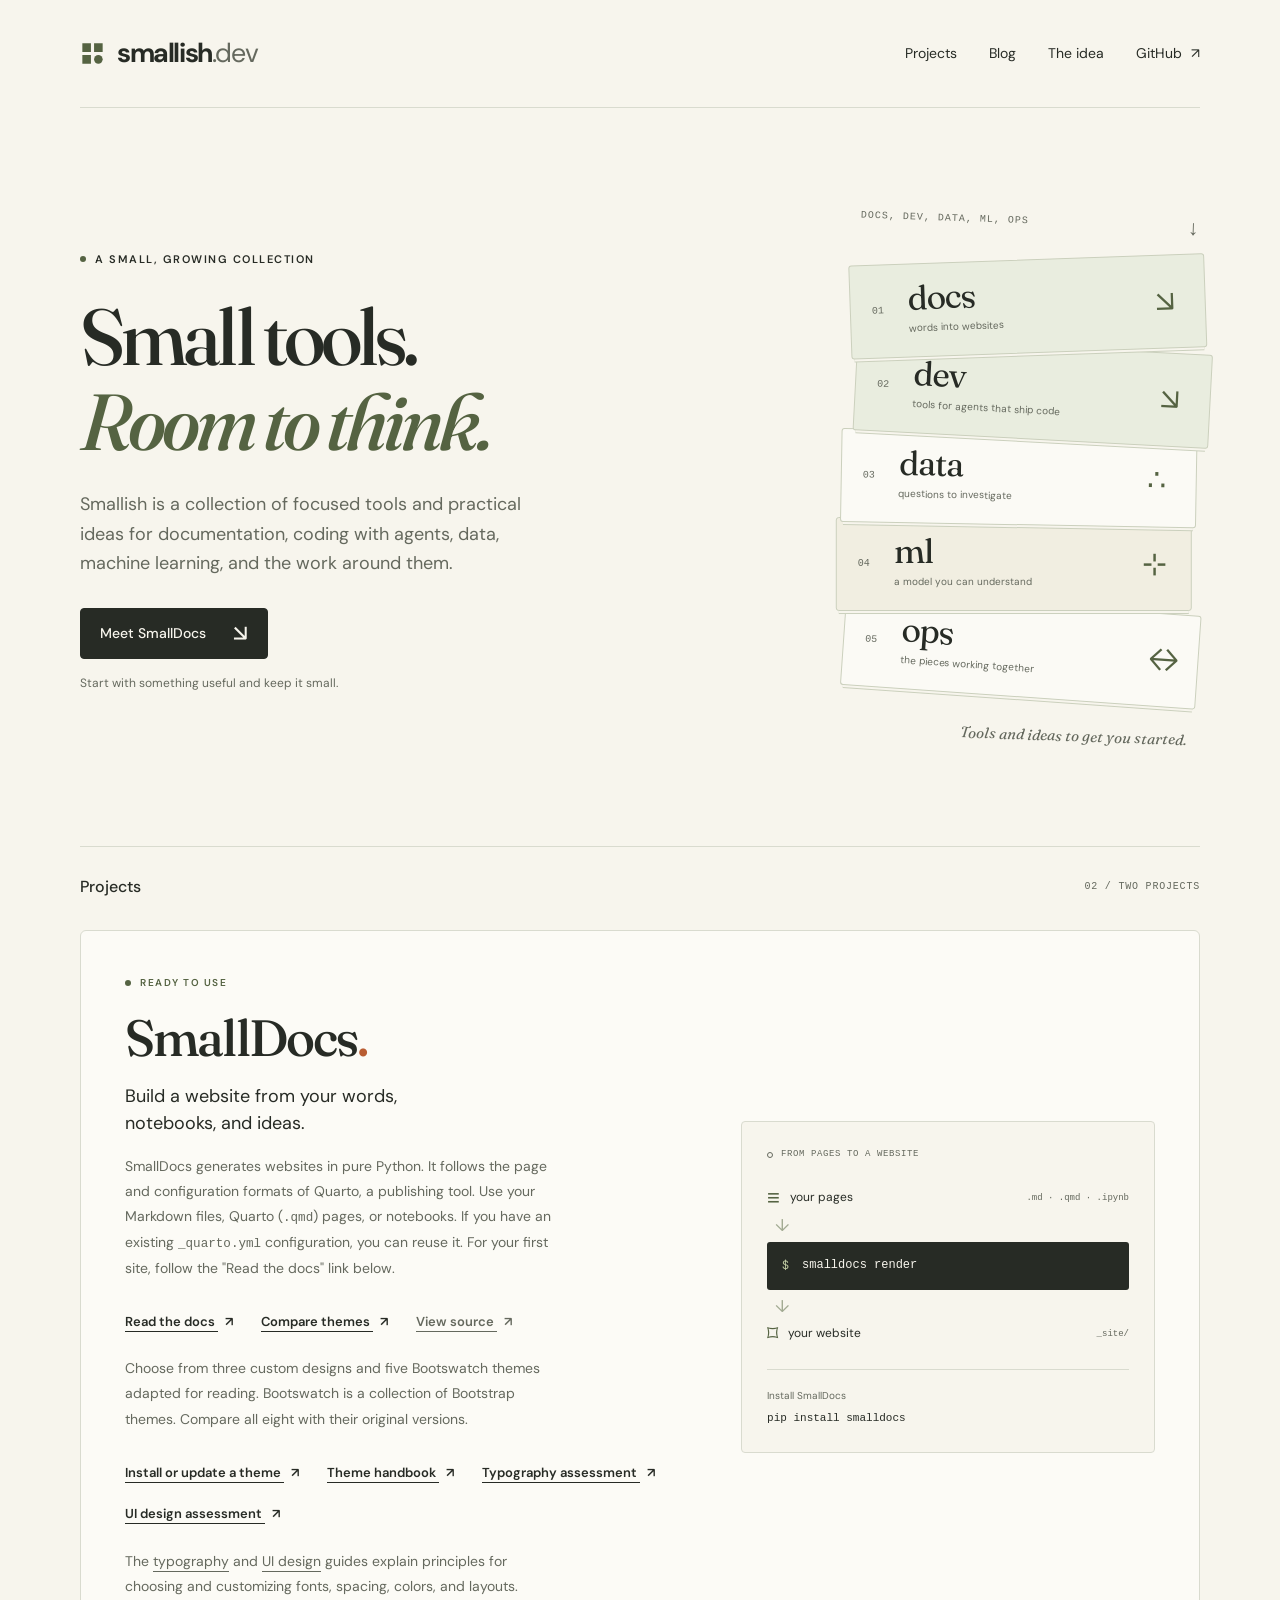
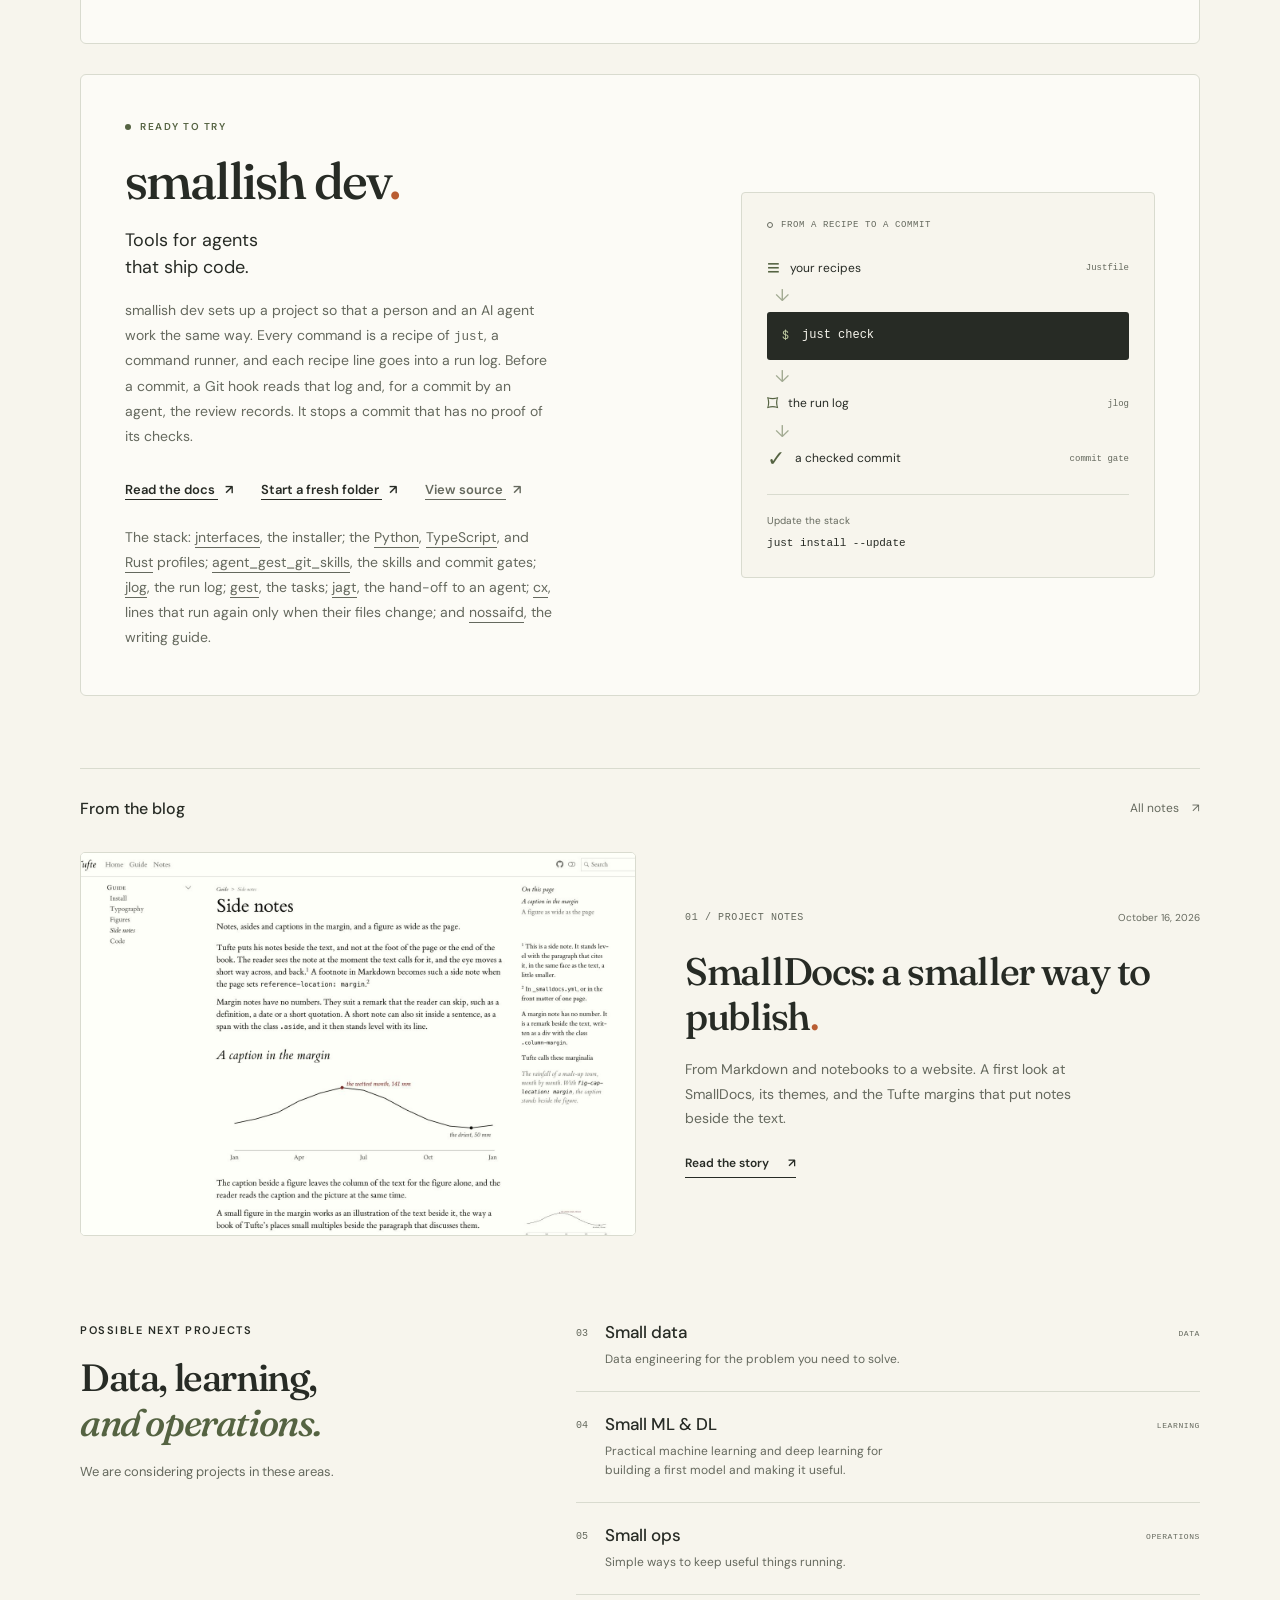
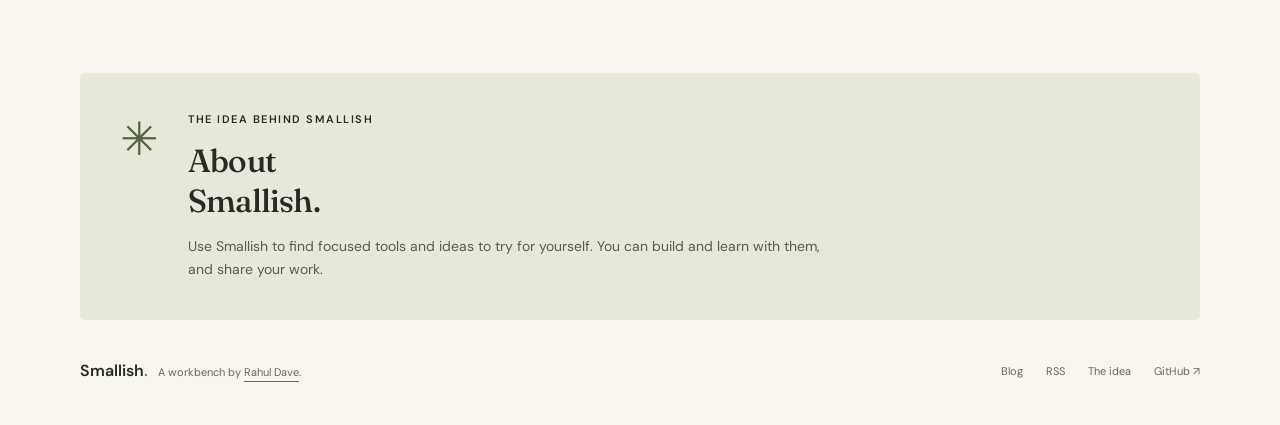
<file: index.html>
<!doctype html>
<html lang="en">
  <head>
    <meta charset="utf-8" />
    <meta name="viewport" content="width=device-width, initial-scale=1" />
    <meta name="theme-color" content="#f7f5ed" />
    <title>Smallish — Small tools. Room to think.</title>
    <meta
      name="description"
      content="Focused tools and practical ideas for documentation, coding with agents, data, ML, and operations. Meet SmallDocs and smallish dev."
    />
    <link rel="canonical" href="https://smallish.dev/" />
    <meta
      property="og:title"
      content="Smallish — Small tools. Room to think."
    />
    <meta
      property="og:description"
      content="Focused tools. Practical ideas. A little room to make something useful."
    />
    <meta property="og:type" content="website" />
    <meta property="og:url" content="https://smallish.dev/" />
    <link rel="icon" type="image/svg+xml" href="assets/favicon.svg" />
    <link rel="preconnect" href="https://fonts.googleapis.com" />
    <link rel="preconnect" href="https://fonts.gstatic.com" crossorigin />
    <link
      href="https://fonts.googleapis.com/css2?family=DM+Sans:wght@400;500;600;700&family=Fraunces:ital,wght@0,500;0,600;1,500&display=swap"
      rel="stylesheet"
    />
    <link rel="stylesheet" href="styles.css" />
    <link rel="stylesheet" href="blog.css" />
    <link
      rel="alternate"
      type="application/rss+xml"
      title="Smallish blog"
      href="/blog/feed.xml"
    />
  </head>
  <body>
    <a class="skip-link" href="#main">Skip to content</a>
    <div class="page-shell">
      <header class="site-header">
        <a class="wordmark" href="./" aria-label="Smallish home">
          <svg class="brand-mark" viewBox="0 0 32 32" aria-hidden="true">
            <path
              d="M3 3h11v11H3zM18 3h11v11H18zM3 18h11v11H3z"
              fill="currentColor"
            />
            <circle cx="23.5" cy="23.5" r="5.5" fill="currentColor" />
          </svg>
          smallish<span class="wordmark-tld">.dev</span>
        </a>
        <nav aria-label="Main navigation">
          <a href="#projects">Projects</a>
          <a href="/blog/">Blog</a>
          <a class="nav-about" href="#about">The idea</a>
          <a
            class="nav-github"
            href="https://github.com/rahuldave/smallish.dev"
            aria-label="Smallish on GitHub"
            >GitHub <span aria-hidden="true">↗</span></a
          >
        </nav>
      </header>

      <main id="main">
        <section class="hero" aria-labelledby="hero-title">
          <div class="hero-copy">
            <p class="eyebrow">
              <span class="status-dot" aria-hidden="true"></span>A small,
              growing collection
            </p>
            <h1 id="hero-title">Small tools.<br /><em>Room to think.</em></h1>
            <p class="hero-description">
              Smallish is a collection of focused tools and practical ideas for
              documentation, coding with agents, data, machine learning, and the
              work around them.
            </p>
            <a class="button" href="#smalldocs"
              >Meet SmallDocs <span aria-hidden="true">↘</span></a
            >
            <p class="hero-note">
              Start with something useful and keep it small.
            </p>
          </div>

          <div class="small-stack">
            <div class="stack-caption" aria-hidden="true">
              <span>DOCS, DEV, DATA, ML, OPS</span><span>↓</span>
            </div>
            <a
              class="stack-sheet sheet-docs"
              href="#docs"
              aria-label="Explore docs projects"
            >
              <span class="sheet-number" aria-hidden="true">01</span
              ><span class="sheet-name">docs</span
              ><span class="sheet-detail">words into websites</span
              ><span class="sheet-symbol" aria-hidden="true">↘</span>
            </a>
            <a
              class="stack-sheet sheet-dev"
              href="#dev"
              aria-label="Explore smallish dev"
            >
              <span class="sheet-number" aria-hidden="true">02</span
              ><span class="sheet-name">dev</span
              ><span class="sheet-detail">tools for agents that ship code</span
              ><span class="sheet-symbol" aria-hidden="true">↘</span>
            </a>
            <div class="stack-sheet sheet-data" aria-hidden="true">
              <span class="sheet-number">03</span
              ><span class="sheet-name">data</span
              ><span class="sheet-detail">questions to investigate</span
              ><span class="sheet-symbol">∴</span>
            </div>
            <div class="stack-sheet sheet-ml" aria-hidden="true">
              <span class="sheet-number">04</span
              ><span class="sheet-name">ml</span
              ><span class="sheet-detail">a model you can understand</span
              ><span class="sheet-symbol">⊹</span>
            </div>
            <div class="stack-sheet sheet-ops" aria-hidden="true">
              <span class="sheet-number">05</span
              ><span class="sheet-name">ops</span
              ><span class="sheet-detail">the pieces working together</span
              ><span class="sheet-symbol">↔</span>
            </div>
            <p class="stack-footnote" aria-hidden="true">
              Tools and ideas to get you started.
            </p>
          </div>
        </section>

        <section
          class="projects-section"
          id="projects"
          aria-labelledby="projects-title"
        >
          <div class="section-heading" id="docs">
            <h2 id="projects-title">Projects</h2>
            <span class="section-count">02 / TWO PROJECTS</span>
          </div>
          <article
            class="featured-project"
            id="smalldocs"
            aria-labelledby="smalldocs-title"
          >
            <div class="project-copy">
              <p class="eyebrow project-status">
                <span class="status-dot" aria-hidden="true"></span>Ready to use
              </p>
              <h3 id="smalldocs-title">
                SmallDocs<span class="title-dot">.</span>
              </h3>
              <p class="project-lede">
                Build a website from your words,<br />notebooks, and ideas.
              </p>
              <p class="project-description">
                SmallDocs generates websites in pure Python. It follows the page
                and configuration formats of Quarto, a publishing tool. Use your
                Markdown files, Quarto (<code>.qmd</code>) pages, or notebooks.
                If you have an existing <code>_quarto.yml</code> configuration,
                you can reuse it. For your first site, follow the "Read the
                docs" link below.
              </p>
              <div class="project-links">
                <a class="text-link" href="https://docs.smallish.dev/"
                  >Read the docs <span aria-hidden="true">↗</span></a
                >
                <a
                  class="text-link"
                  href="https://rahuldave.com/elegant-themes/"
                  >Compare themes <span aria-hidden="true">↗</span></a
                >
                <a
                  class="text-link secondary-link"
                  href="https://github.com/rahuldave/smalldocs"
                  >View source <span aria-hidden="true">↗</span></a
                >
              </div>
              <p class="project-description">
                Choose from three custom designs and five Bootswatch themes
                adapted for reading. Bootswatch is a collection of Bootstrap
                themes. Compare all eight with their original versions.
              </p>
              <div
                class="project-links"
                aria-label="Theme instructions and assessments"
              >
                <a
                  class="text-link"
                  href="https://rahuldave.com/elegant-themes/using-themes.html"
                  >Install or update a theme
                  <span aria-hidden="true">↗</span></a
                >
                <a
                  class="text-link"
                  href="https://rahuldave.com/elegant-themes/theme-guide.html"
                  >Theme handbook <span aria-hidden="true">↗</span></a
                >
                <a
                  class="text-link"
                  href="https://rahuldave.com/elegant-themes/typography-report.html"
                  >Typography assessment <span aria-hidden="true">↗</span></a
                >
                <a
                  class="text-link"
                  href="https://rahuldave.com/elegant-themes/visual-design-report.html"
                  >UI design assessment <span aria-hidden="true">↗</span></a
                >
              </div>
              <p class="project-description">
                The
                <a
                  href="https://rahuldave.com/elegant-themes/typography-guide.html"
                  >typography</a
                >
                and
                <a
                  href="https://rahuldave.com/elegant-themes/ui-design-guide.html"
                  >UI design</a
                >
                guides explain principles for choosing and customizing fonts,
                spacing, colors, and layouts.
              </p>
            </div>
            <div
              class="project-demo"
              role="figure"
              aria-label="SmallDocs turns your pages into a website"
            >
              <div class="demo-header">
                <span class="demo-dot" aria-hidden="true"></span
                ><span>FROM PAGES TO A WEBSITE</span>
              </div>
              <div class="file-row">
                <span class="file-icon" aria-hidden="true">≡</span
                ><span>your pages</span
                ><span class="file-types">.md · .qmd · .ipynb</span>
              </div>
              <div class="pipeline-line" aria-hidden="true">↓</div>
              <div class="command">
                <span aria-hidden="true">$</span><code>smalldocs render</code>
              </div>
              <div class="pipeline-line" aria-hidden="true">↓</div>
              <div class="file-row output-row">
                <span class="file-icon" aria-hidden="true">⌑</span
                ><span>your website</span><span class="file-types">_site/</span>
              </div>
              <div class="install-line">
                <span>Install SmallDocs</span><code>pip install smalldocs</code>
              </div>
            </div>
          </article>
          <article
            class="featured-project"
            id="dev"
            aria-labelledby="dev-title"
          >
            <div class="project-copy">
              <p class="eyebrow project-status">
                <span class="status-dot" aria-hidden="true"></span>Ready to try
              </p>
              <h3 id="dev-title">
                smallish dev<span class="title-dot">.</span>
              </h3>
              <p class="project-lede">Tools for agents<br />that ship code.</p>
              <p class="project-description">
                smallish dev sets up a project so that a person and an AI agent
                work the same way. Every command is a recipe of
                <code>just</code>, a command runner, and each recipe line goes
                into a run log. Before a commit, a Git hook reads that log and,
                for a commit by an agent, the review records. It stops a commit
                that has no proof of its checks.
              </p>
              <div class="project-links">
                <a
                  class="text-link"
                  href="https://dev.smallish.dev/"
                  aria-label="Read the smallish dev docs"
                  >Read the docs <span aria-hidden="true">↗</span></a
                >
                <a
                  class="text-link"
                  href="https://dev.smallish.dev/fresh-folder.html"
                  >Start a fresh folder <span aria-hidden="true">↗</span></a
                >
                <a
                  class="text-link secondary-link"
                  href="https://github.com/rahuldave/dev.smallish.dev"
                  aria-label="View the smallish dev source"
                  >View source <span aria-hidden="true">↗</span></a
                >
              </div>
              <p class="project-description">
                The stack:
                <a href="https://rahuldave.com/jnterfaces/">jnterfaces</a>, the
                installer; the
                <a href="https://rahuldave.com/jnprofile-python/">Python</a>,
                <a href="https://rahuldave.com/jnprofile-typescript/"
                  >TypeScript</a
                >, and
                <a href="https://rahuldave.com/jnprofile-rust/">Rust</a>
                profiles;
                <a href="https://rahuldave.com/agent_gest_git_skills/"
                  >agent_gest_git_skills</a
                >, the skills and commit gates;
                <a href="https://rahuldave.com/jlog/">jlog</a>, the run log;
                <a href="https://rahuldave.com/gest/">gest</a>, the tasks;
                <a href="https://rahuldave.com/jagt/">jagt</a>, the hand-off to
                an agent; <a href="https://rahuldave.com/cx/">cx</a>, lines that
                run again only when their files change; and
                <a href="https://rahuldave.com/nossaifd/">nossaifd</a>, the
                writing guide.
              </p>
            </div>
            <div
              class="project-demo"
              role="figure"
              aria-label="smallish dev checks each commit against its run log"
            >
              <div class="demo-header">
                <span class="demo-dot" aria-hidden="true"></span
                ><span>FROM A RECIPE TO A COMMIT</span>
              </div>
              <div class="file-row">
                <span class="file-icon" aria-hidden="true">≡</span
                ><span>your recipes</span
                ><span class="file-types">Justfile</span>
              </div>
              <div class="pipeline-line" aria-hidden="true">↓</div>
              <div class="command">
                <span aria-hidden="true">$</span><code>just check</code>
              </div>
              <div class="pipeline-line" aria-hidden="true">↓</div>
              <div class="file-row">
                <span class="file-icon" aria-hidden="true">⌑</span
                ><span>the run log</span><span class="file-types">jlog</span>
              </div>
              <div class="pipeline-line" aria-hidden="true">↓</div>
              <div class="file-row output-row">
                <span class="file-icon" aria-hidden="true">✓</span
                ><span>a checked commit</span
                ><span class="file-types">commit gate</span>
              </div>
              <div class="install-line">
                <span>Update the stack</span><code>just install --update</code>
              </div>
            </div>
          </article>
        </section>

        <section class="home-journal" aria-labelledby="journal-title">
          <div class="section-heading">
            <h2 id="journal-title">From the blog</h2>
            <a class="quiet-link" href="/blog/"
              >All notes <span aria-hidden="true">↗</span></a
            >
          </div>
          <a
            class="story-card"
            href="/blog/smalldocs/"
            aria-labelledby="smalldocs-story-title"
            ><div class="story-image">
              <img
                src="/assets/blog/smalldocs/tufte-margins.jpg"
                width="1440"
                height="960"
                alt="Tufte side notes and a figure caption beside a chart in SmallDocs"
                loading="lazy"
              />
            </div>
            <div class="story-copy">
              <p class="story-meta">
                <span>01 / PROJECT NOTES</span
                ><time datetime="2026-10-16">October 16, 2026</time>
              </p>
              <h2 id="smalldocs-story-title">
                SmallDocs: a smaller way to publish<span class="title-dot"
                  >.</span
                >
              </h2>
              <p>
                From Markdown and notebooks to a website. A first look at
                SmallDocs, its themes, and the Tufte margins that put notes
                beside the text.
              </p>
              <span class="story-read"
                >Read the story <span aria-hidden="true">↗</span></span
              >
            </div></a
          >
        </section>
        <section class="directions" aria-labelledby="directions-title">
          <div class="directions-intro">
            <p class="eyebrow">Possible next projects</p>
            <h2 id="directions-title">
              Data, learning,<br /><em>and operations.</em>
            </h2>
            <p>We are considering projects in these areas.</p>
          </div>
          <div class="direction-list">
            <div class="direction">
              <span class="direction-index">03</span>
              <div>
                <h3>Small data</h3>
                <p>Data engineering for the problem you need to solve.</p>
              </div>
              <span class="direction-label">DATA</span>
            </div>
            <div class="direction">
              <span class="direction-index">04</span>
              <div>
                <h3>Small ML &amp; DL</h3>
                <p>
                  Practical machine learning and deep learning for building a
                  first model and making it useful.
                </p>
              </div>
              <span class="direction-label">LEARNING</span>
            </div>
            <div class="direction">
              <span class="direction-index">05</span>
              <div>
                <h3>Small ops</h3>
                <p>Simple ways to keep useful things running.</p>
              </div>
              <span class="direction-label">OPERATIONS</span>
            </div>
          </div>
        </section>

        <section class="about" id="about" aria-labelledby="about-title">
          <span class="about-mark" aria-hidden="true">✳</span>
          <div>
            <p class="eyebrow">The idea behind Smallish</p>
            <h2 id="about-title">About<br />Smallish.</h2>
            <p>
              Use Smallish to find focused tools and ideas to try for yourself.
              You can build and learn with them, and share your work.
            </p>
          </div>
        </section>
      </main>

      <footer class="site-footer">
        <p>
          Smallish<span class="footer-dot">.</span
          ><span class="footer-note"
            >A workbench by
            <a href="https://rahuldave.com/">Rahul Dave</a>.</span
          >
        </p>
        <nav aria-label="Footer navigation">
          <a href="/blog/">Blog</a><a href="/blog/feed.xml">RSS</a
          ><a href="/#about">The idea</a
          ><a href="https://github.com/rahuldave/smallish.dev"
            >GitHub <span aria-hidden="true">↗</span></a
          >
        </nav>
      </footer>
    </div>
  </body>
</html>
</file>
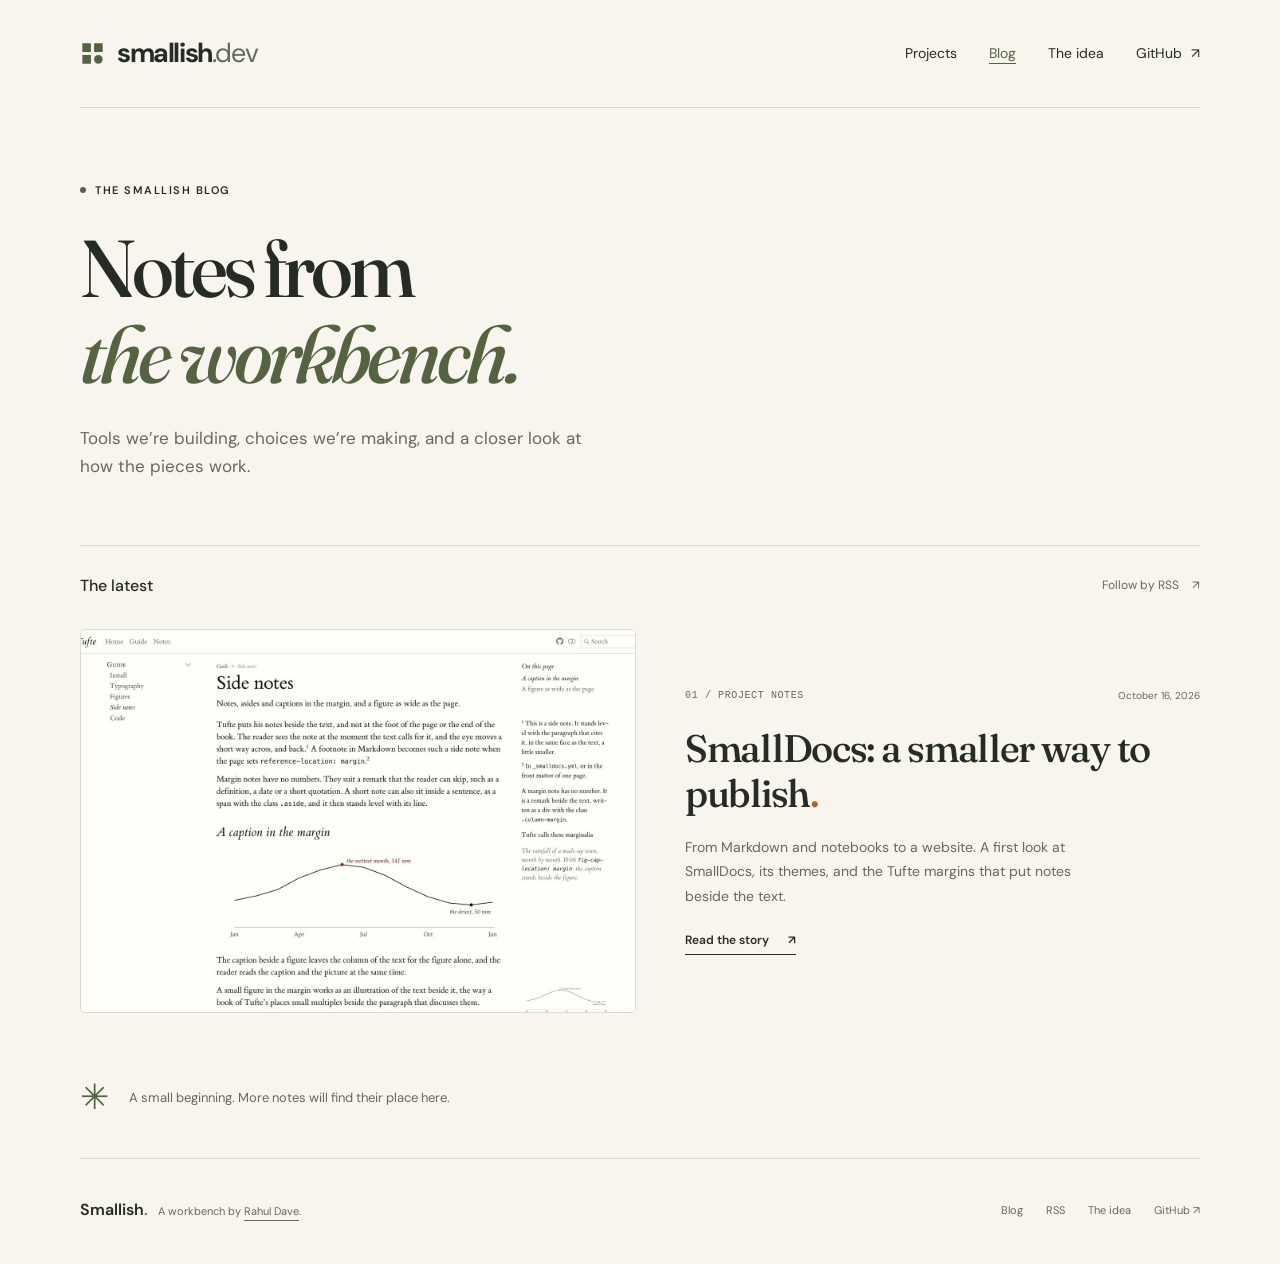
<file: blog/index.html>
<!doctype html>
<html lang="en">
  <head>
    <meta charset="utf-8" />
    <meta name="viewport" content="width=device-width, initial-scale=1" />
    <meta name="theme-color" content="#f7f5ed" />
    <title>Blog — Smallish</title>
    <meta
      name="description"
      content="Notes on small tools, practical workflows, and the choices behind them. Start with SmallDocs and its Tufte theme."
    />
    <link rel="canonical" href="https://smallish.dev/blog/" />
    <meta property="og:title" content="Blog — Smallish" />
    <meta
      property="og:description"
      content="Notes on small tools, practical workflows, and the choices behind them. Start with SmallDocs and its Tufte theme."
    />
    <meta property="og:type" content="website" />
    <meta property="og:url" content="https://smallish.dev/blog/" />
    <meta
      property="og:image"
      content="https://smallish.dev/assets/blog/smalldocs/tufte-margins.jpg"
    />
    <meta property="og:image:width" content="1440" />
    <meta property="og:image:height" content="960" />
    <meta
      property="og:image:alt"
      content="The SmallDocs Tufte demo with side notes and a figure caption in the margin"
    />
    <meta name="twitter:card" content="summary_large_image" />
    <link rel="icon" type="image/svg+xml" href="/assets/favicon.svg" />
    <link
      rel="alternate"
      type="application/rss+xml"
      title="Smallish blog"
      href="/blog/feed.xml"
    />
    <link rel="preconnect" href="https://fonts.googleapis.com" />
    <link rel="preconnect" href="https://fonts.gstatic.com" crossorigin />
    <link
      href="https://fonts.googleapis.com/css2?family=DM+Sans:wght@400;500;600;700&family=Fraunces:ital,wght@0,500;0,600;1,500&display=swap"
      rel="stylesheet"
    />
    <link rel="stylesheet" href="/styles.css" />
    <link rel="stylesheet" href="/blog.css" />
  </head>
  <body>
    <a class="skip-link" href="#main">Skip to content</a>
    <div class="page-shell">
      <header class="site-header">
        <a class="wordmark" href="/" aria-label="Smallish home"
          ><svg class="brand-mark" viewBox="0 0 32 32" aria-hidden="true">
            <path
              d="M3 3h11v11H3zM18 3h11v11H18zM3 18h11v11H3z"
              fill="currentColor"
            />
            <circle cx="23.5" cy="23.5" r="5.5" fill="currentColor" /></svg
          >smallish<span class="wordmark-tld">.dev</span></a
        >
        <nav aria-label="Main navigation">
          <a href="/#projects">Projects</a
          ><a class="is-current" href="/blog/" aria-current="page">Blog</a
          ><a class="nav-about" href="/#about">The idea</a
          ><a
            class="nav-github"
            href="https://github.com/rahuldave/smallish.dev"
            aria-label="Smallish on GitHub"
            >GitHub <span aria-hidden="true">↗</span></a
          >
        </nav>
      </header>
      <main id="main">
        <header class="blog-intro">
          <p class="eyebrow">
            <span class="status-dot" aria-hidden="true"></span>THE SMALLISH BLOG
          </p>
          <h1>Notes from<br /><em>the workbench.</em></h1>
          <p>
            Tools we’re building, choices we’re making, and a closer look at how
            the pieces work.
          </p>
        </header>
        <section class="blog-stories" aria-labelledby="latest-title">
          <div class="section-heading">
            <h2 id="latest-title">The latest</h2>
            <a class="quiet-link" href="/blog/feed.xml"
              >Follow by RSS <span aria-hidden="true">↗</span></a
            >
          </div>
          <a
            class="story-card"
            href="/blog/smalldocs/"
            aria-labelledby="smalldocs-story-title"
            ><div class="story-image">
              <img
                src="/assets/blog/smalldocs/tufte-margins.jpg"
                width="1440"
                height="960"
                alt="Tufte side notes and a figure caption beside a chart in SmallDocs"
                loading="lazy"
              />
            </div>
            <div class="story-copy">
              <p class="story-meta">
                <span>01 / PROJECT NOTES</span
                ><time datetime="2026-10-16">October 16, 2026</time>
              </p>
              <h2 id="smalldocs-story-title">
                SmallDocs: a smaller way to publish<span class="title-dot"
                  >.</span
                >
              </h2>
              <p>
                From Markdown and notebooks to a website. A first look at
                SmallDocs, its themes, and the Tufte margins that put notes
                beside the text.
              </p>
              <span class="story-read"
                >Read the story <span aria-hidden="true">↗</span></span
              >
            </div></a
          >
        </section>
        <aside class="blog-colophon">
          <span class="colophon-mark" aria-hidden="true">✳</span>
          <p>A small beginning. More notes will find their place here.</p>
        </aside>
      </main>
      <footer class="site-footer">
        <p>
          Smallish<span class="footer-dot">.</span
          ><span class="footer-note"
            >A workbench by
            <a href="https://rahuldave.com/">Rahul Dave</a>.</span
          >
        </p>
        <nav aria-label="Footer navigation">
          <a href="/blog/">Blog</a><a href="/blog/feed.xml">RSS</a
          ><a href="/#about">The idea</a
          ><a href="https://github.com/rahuldave/smallish.dev"
            >GitHub <span aria-hidden="true">↗</span></a
          >
        </nav>
      </footer>
    </div>
  </body>
</html>
</file>
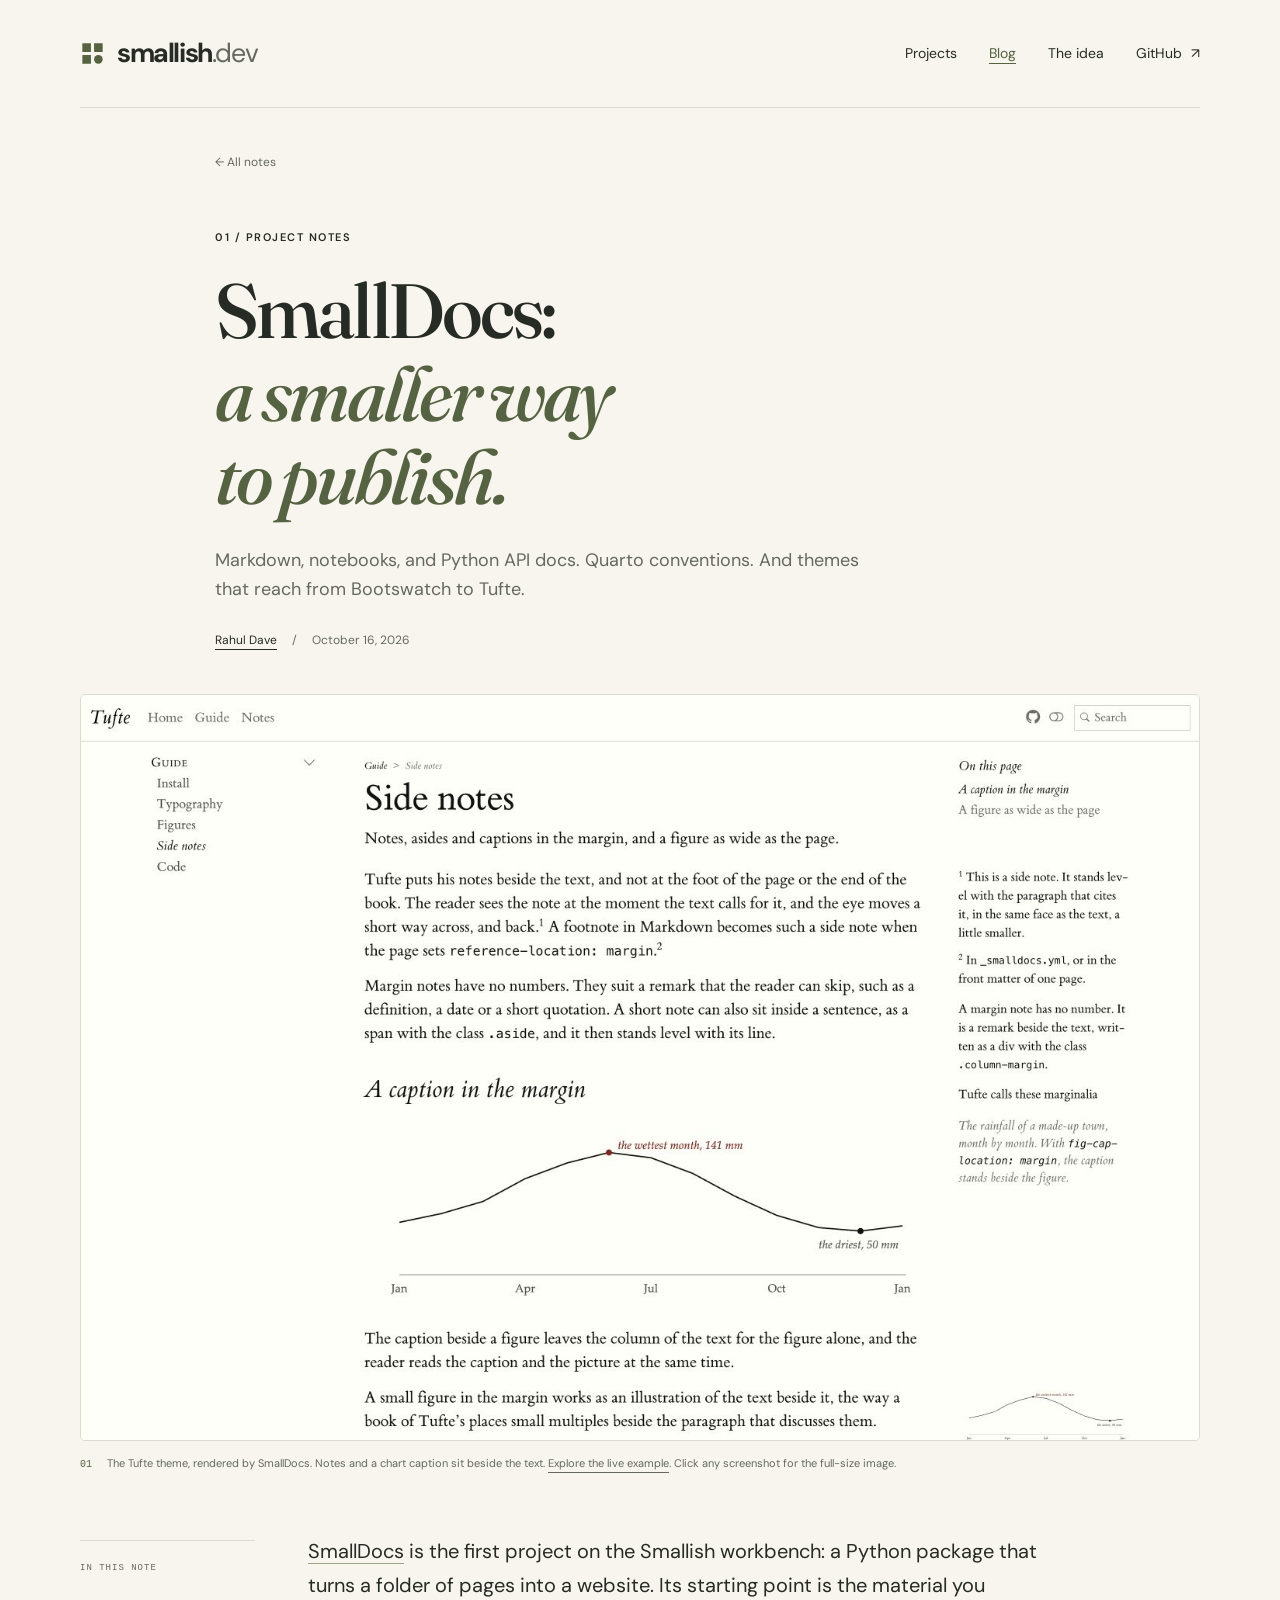
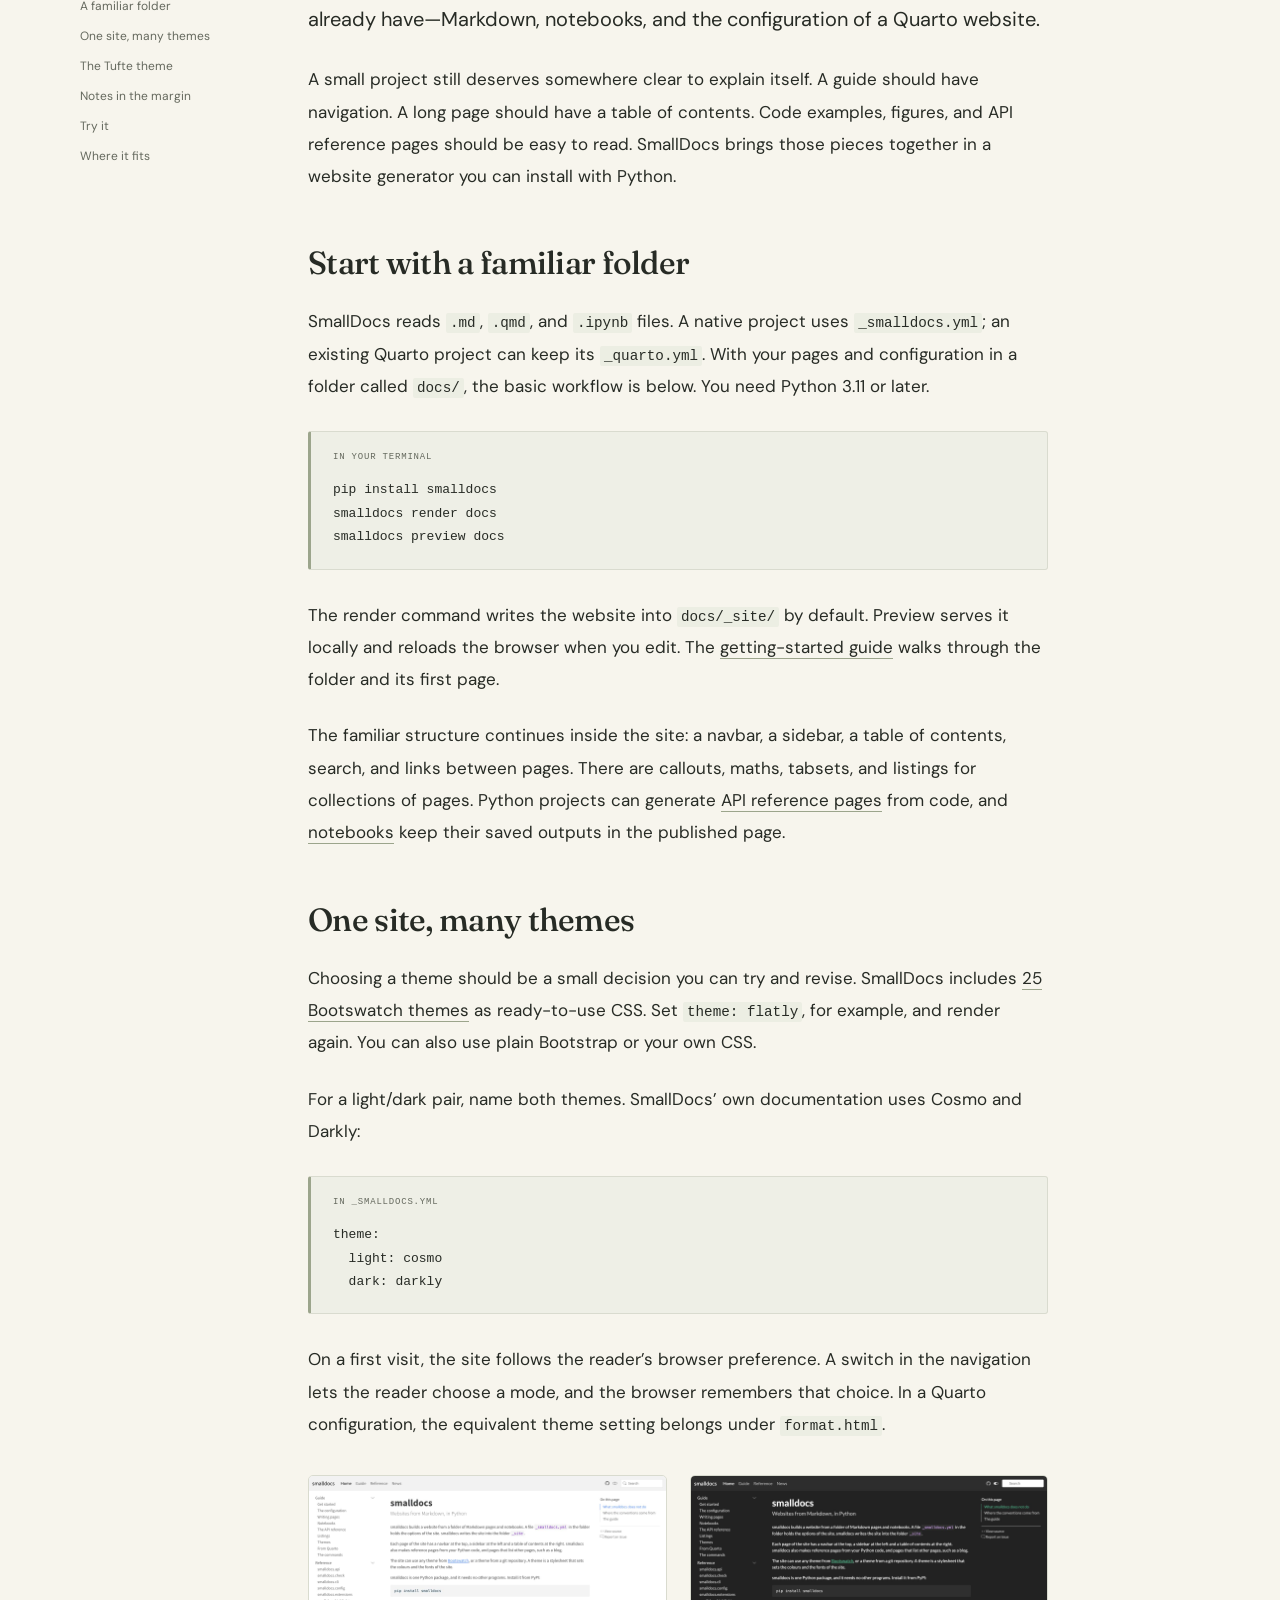
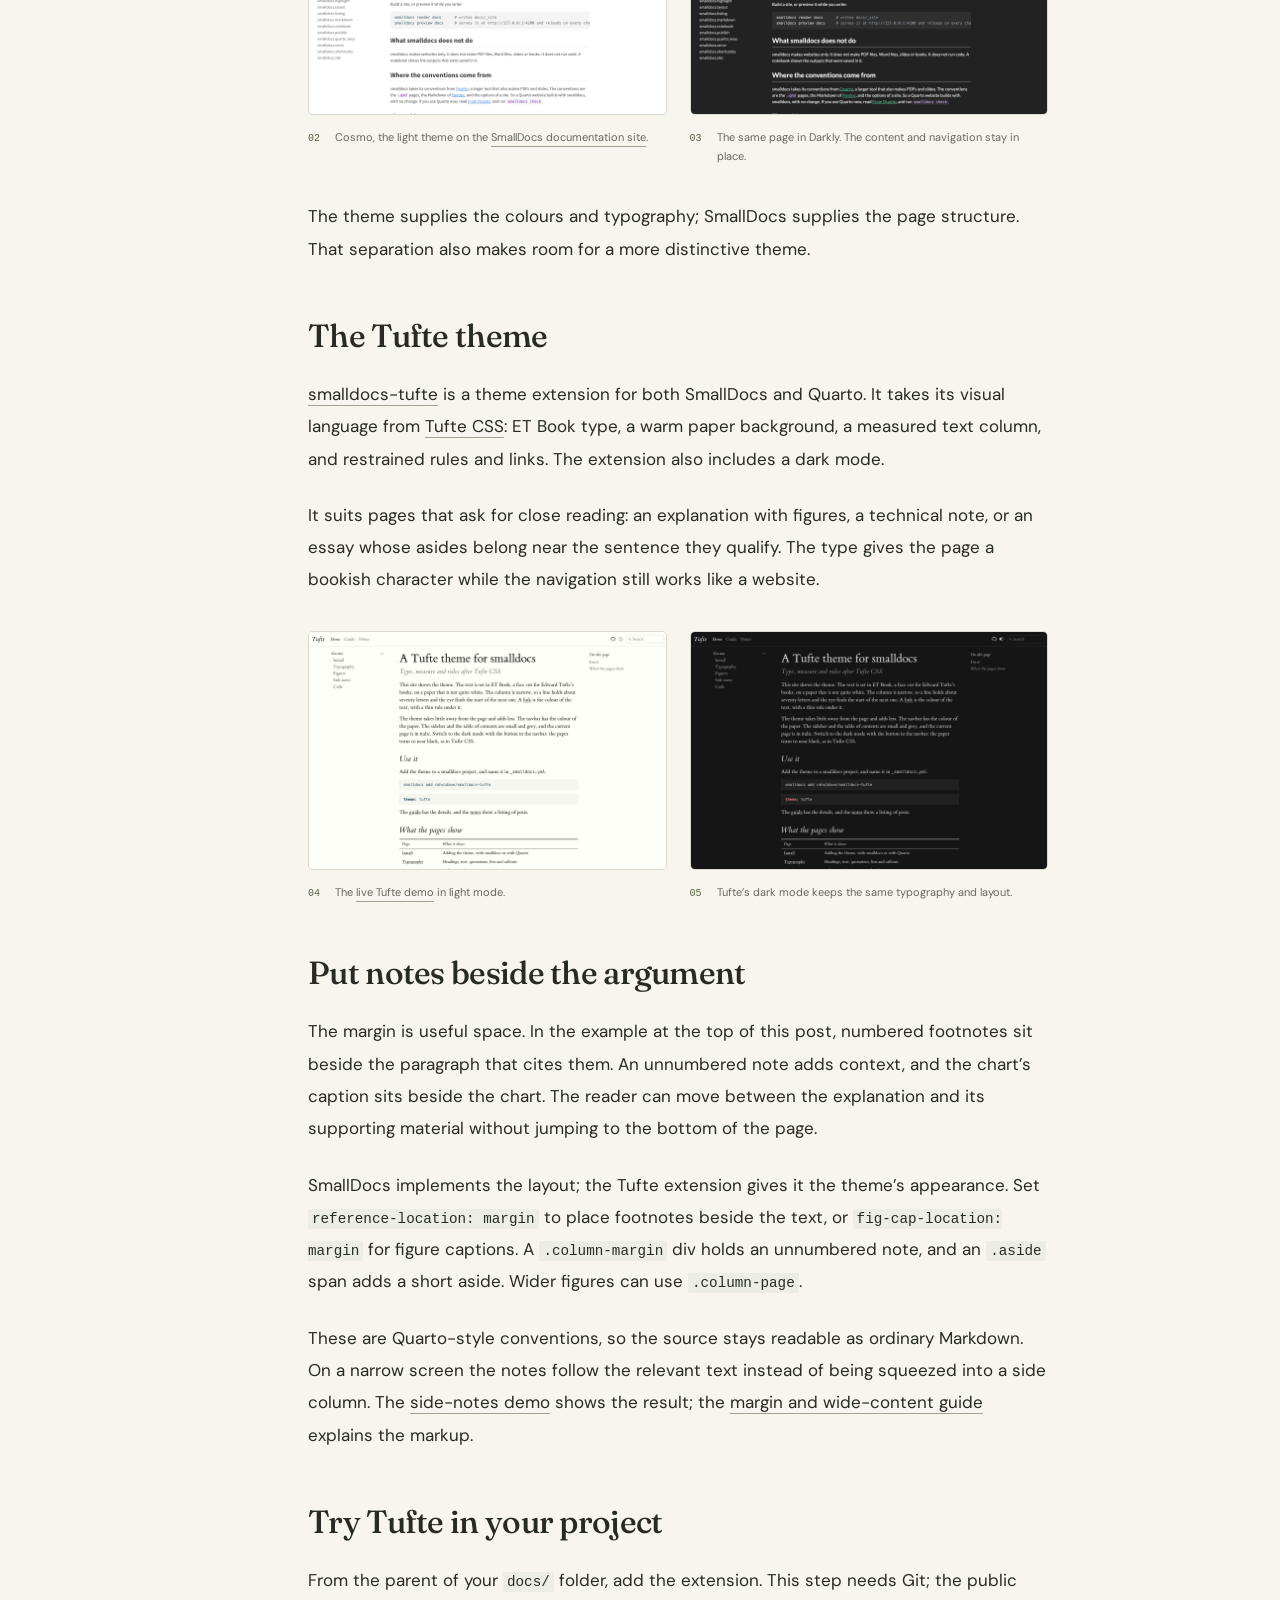
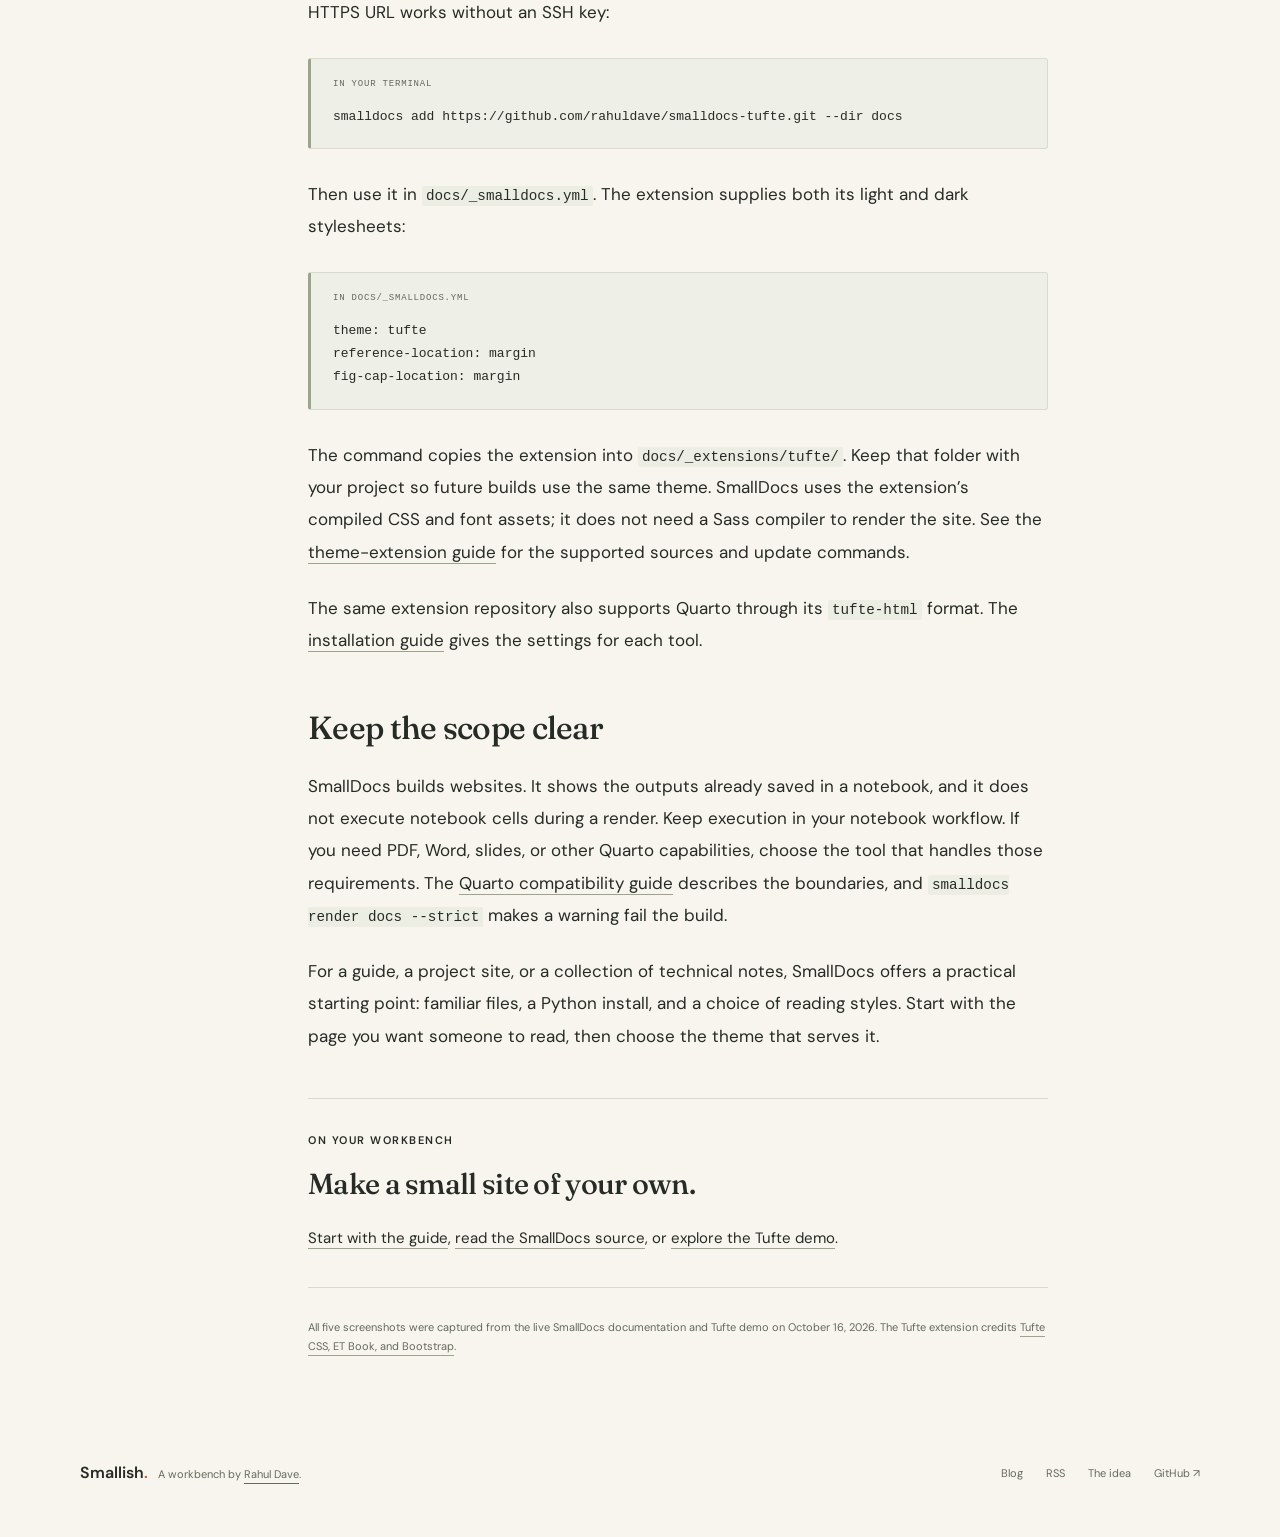
<file: blog/smalldocs/index.html>
<!doctype html>
<html lang="en">
  <head>
    <meta charset="utf-8" />
    <meta name="viewport" content="width=device-width, initial-scale=1" />
    <meta name="theme-color" content="#f7f5ed" />
    <title>SmallDocs: a smaller way to publish — Smallish</title>
    <meta
      name="description"
      content="A Python website generator with Quarto conventions, 25 Bootswatch themes, and a Tufte theme that brings side notes and figure captions into the margin."
    />
    <link rel="canonical" href="https://smallish.dev/blog/smalldocs/" />
    <meta
      property="og:title"
      content="SmallDocs: a smaller way to publish — Smallish"
    />
    <meta
      property="og:description"
      content="A Python website generator with Quarto conventions, 25 Bootswatch themes, and a Tufte theme that brings side notes and figure captions into the margin."
    />
    <meta property="og:type" content="article" />
    <meta property="og:url" content="https://smallish.dev/blog/smalldocs/" />
    <meta
      property="og:image"
      content="https://smallish.dev/assets/blog/smalldocs/tufte-margins.jpg"
    />
    <meta property="og:image:width" content="1440" />
    <meta property="og:image:height" content="960" />
    <meta
      property="og:image:alt"
      content="The SmallDocs Tufte demo with side notes and a figure caption in the margin"
    />
    <meta name="twitter:card" content="summary_large_image" />
    <link rel="icon" type="image/svg+xml" href="/assets/favicon.svg" />
    <link
      rel="alternate"
      type="application/rss+xml"
      title="Smallish blog"
      href="/blog/feed.xml"
    />
    <link rel="preconnect" href="https://fonts.googleapis.com" />
    <link rel="preconnect" href="https://fonts.gstatic.com" crossorigin />
    <link
      href="https://fonts.googleapis.com/css2?family=DM+Sans:wght@400;500;600;700&family=Fraunces:ital,wght@0,500;0,600;1,500&display=swap"
      rel="stylesheet"
    />
    <link rel="stylesheet" href="/styles.css" />
    <link rel="stylesheet" href="/blog.css" />
    <script type="application/ld+json">
      {
        "@context": "https://schema.org",
        "@type": "BlogPosting",
        "headline": "SmallDocs: a smaller way to publish",
        "description": "A Python website generator with Quarto conventions, 25 Bootswatch themes, and a Tufte theme that brings side notes and figure captions into the margin.",
        "datePublished": "2026-10-16",
        "dateModified": "2026-10-16",
        "author": {
          "@type": "Person",
          "name": "Rahul Dave",
          "url": "https://rahuldave.com/"
        },
        "mainEntityOfPage": "https://smallish.dev/blog/smalldocs/",
        "image": [
          "https://smallish.dev/assets/blog/smalldocs/tufte-margins.jpg"
        ],
        "publisher": {
          "@type": "Organization",
          "name": "Smallish",
          "url": "https://smallish.dev/"
        }
      }
    </script>
    <meta property="article:published_time" content="2026-10-16" />
  </head>
  <body>
    <a class="skip-link" href="#main">Skip to content</a>
    <div class="page-shell">
      <header class="site-header">
        <a class="wordmark" href="/" aria-label="Smallish home"
          ><svg class="brand-mark" viewBox="0 0 32 32" aria-hidden="true">
            <path
              d="M3 3h11v11H3zM18 3h11v11H18zM3 18h11v11H3z"
              fill="currentColor"
            />
            <circle cx="23.5" cy="23.5" r="5.5" fill="currentColor" /></svg
          >smallish<span class="wordmark-tld">.dev</span></a
        >
        <nav aria-label="Main navigation">
          <a href="/#projects">Projects</a
          ><a class="is-current" href="/blog/">Blog</a
          ><a class="nav-about" href="/#about">The idea</a
          ><a
            class="nav-github"
            href="https://github.com/rahuldave/smallish.dev"
            aria-label="Smallish on GitHub"
            >GitHub <span aria-hidden="true">↗</span></a
          >
        </nav>
      </header>
      <main id="main">
        <article class="post">
          <header class="post-header">
            <a class="post-back" href="/blog/">← All notes</a>
            <p class="eyebrow">01 / PROJECT NOTES</p>
            <h1>
              SmallDocs:<br /><em
                >a smaller way<br class="title-break" />
                to publish.</em
              >
            </h1>
            <p class="post-deck">
              Markdown, notebooks, and Python API docs. Quarto conventions. And
              themes that reach from Bootswatch to Tufte.
            </p>
            <p class="post-byline">
              <a href="https://rahuldave.com/">Rahul Dave</a
              ><span aria-hidden="true">/</span
              ><time datetime="2026-10-16">October 16, 2026</time>
            </p>
          </header>
          <figure class="post-figure post-hero">
            <a
              class="screenshot-link"
              href="/assets/blog/smalldocs/tufte-margins.jpg"
              aria-label="Open the Tufte margin-layout screenshot at full size"
              ><img
                src="/assets/blog/smalldocs/tufte-margins.jpg"
                width="1440"
                height="960"
                alt="SmallDocs’ Tufte demo: numbered side notes, an unnumbered aside, and a chart caption sit in the right margin beside the text"
                fetchpriority="high"
            /></a>
            <figcaption>
              <span class="figure-number">01</span
              ><span
                >The Tufte theme, rendered by SmallDocs. Notes and a chart
                caption sit beside the text.
                <a
                  href="https://rahuldave.com/smalldocs-tufte/guide/side-notes.html"
                  >Explore the live example</a
                >. Click any screenshot for the full-size image.</span
              >
            </figcaption>
          </figure>
          <div class="post-layout">
            <nav class="post-toc" aria-label="In this article">
              <p>IN THIS NOTE</p>
              <a href="#familiar-folder">A familiar folder</a
              ><a href="#themes">One site, many themes</a
              ><a href="#tufte">The Tufte theme</a
              ><a href="#margins">Notes in the margin</a
              ><a href="#try-it">Try it</a
              ><a href="#where-it-fits">Where it fits</a>
            </nav>
            <div class="post-body">
              <p class="post-lead">
                <a href="https://docs.smallish.dev/">SmallDocs</a> is the first
                project on the Smallish workbench: a Python package that turns a
                folder of pages into a website. Its starting point is the
                material you already have—Markdown, notebooks, and the
                configuration of a Quarto website.
              </p>
              <p>
                A small project still deserves somewhere clear to explain
                itself. A guide should have navigation. A long page should have
                a table of contents. Code examples, figures, and API reference
                pages should be easy to read. SmallDocs brings those pieces
                together in a website generator you can install with Python.
              </p>
              <h2 id="familiar-folder">Start with a familiar folder</h2>
              <p>
                SmallDocs reads <code>.md</code>, <code>.qmd</code>, and
                <code>.ipynb</code> files. A native project uses
                <code>_smalldocs.yml</code>; an existing Quarto project can keep
                its <code>_quarto.yml</code>. With your pages and configuration
                in a folder called <code>docs/</code>, the basic workflow is
                below. You need Python 3.11 or later.
              </p>
              <div class="code-example">
                <p>IN YOUR TERMINAL</p>
                <pre><code>pip install smalldocs
smalldocs render docs
smalldocs preview docs</code></pre>
              </div>
              <p>
                The render command writes the website into
                <code>docs/_site/</code> by default. Preview serves it locally
                and reloads the browser when you edit. The
                <a href="https://docs.smallish.dev/guide/get-started.html"
                  >getting-started guide</a
                >
                walks through the folder and its first page.
              </p>
              <p>
                The familiar structure continues inside the site: a navbar, a
                sidebar, a table of contents, search, and links between pages.
                There are callouts, maths, tabsets, and listings for collections
                of pages. Python projects can generate
                <a href="https://docs.smallish.dev/guide/api.html"
                  >API reference pages</a
                >
                from code, and
                <a href="https://docs.smallish.dev/guide/notebooks.html"
                  >notebooks</a
                >
                keep their saved outputs in the published page.
              </p>
              <h2 id="themes">One site, many themes</h2>
              <p>
                Choosing a theme should be a small decision you can try and
                revise. SmallDocs includes
                <a href="https://docs.smallish.dev/guide/themes.html"
                  >25 Bootswatch themes</a
                >
                as ready-to-use CSS. Set <code>theme: flatly</code>, for
                example, and render again. You can also use plain Bootstrap or
                your own CSS.
              </p>
              <p>
                For a light/dark pair, name both themes. SmallDocs’ own
                documentation uses Cosmo and Darkly:
              </p>
              <div class="code-example">
                <p>IN _SMALLDOCS.YML</p>
                <pre><code>theme:
  light: cosmo
  dark: darkly</code></pre>
              </div>
              <p>
                On a first visit, the site follows the reader’s browser
                preference. A switch in the navigation lets the reader choose a
                mode, and the browser remembers that choice. In a Quarto
                configuration, the equivalent theme setting belongs under
                <code>format.html</code>.
              </p>
              <div class="figure-pair">
                <figure class="post-figure">
                  <a
                    class="screenshot-link"
                    href="/assets/blog/smalldocs/docs-light.jpg"
                    aria-label="Open the SmallDocs Cosmo screenshot at full size"
                    ><img
                      src="/assets/blog/smalldocs/docs-light.jpg"
                      width="1440"
                      height="960"
                      alt="The SmallDocs documentation homepage in the light Cosmo theme, with navigation and sidebars"
                      loading="lazy"
                  /></a>
                  <figcaption>
                    <span class="figure-number">02</span
                    ><span
                      >Cosmo, the light theme on the
                      <a href="https://docs.smallish.dev/"
                        >SmallDocs documentation site</a
                      >.</span
                    >
                  </figcaption>
                </figure>
                <figure class="post-figure">
                  <a
                    class="screenshot-link"
                    href="/assets/blog/smalldocs/docs-dark.jpg"
                    aria-label="Open the SmallDocs Darkly screenshot at full size"
                    ><img
                      src="/assets/blog/smalldocs/docs-dark.jpg"
                      width="1440"
                      height="960"
                      alt="The same SmallDocs homepage in the dark Darkly theme, with the page structure preserved"
                      loading="lazy"
                  /></a>
                  <figcaption>
                    <span class="figure-number">03</span
                    ><span
                      >The same page in Darkly. The content and navigation stay
                      in place.</span
                    >
                  </figcaption>
                </figure>
              </div>
              <p>
                The theme supplies the colours and typography; SmallDocs
                supplies the page structure. That separation also makes room for
                a more distinctive theme.
              </p>
              <h2 id="tufte">The Tufte theme</h2>
              <p>
                <a href="https://github.com/rahuldave/smalldocs-tufte"
                  >smalldocs-tufte</a
                >
                is a theme extension for both SmallDocs and Quarto. It takes its
                visual language from
                <a href="https://edwardtufte.github.io/tufte-css/">Tufte CSS</a
                >: ET Book type, a warm paper background, a measured text
                column, and restrained rules and links. The extension also
                includes a dark mode.
              </p>
              <p>
                It suits pages that ask for close reading: an explanation with
                figures, a technical note, or an essay whose asides belong near
                the sentence they qualify. The type gives the page a bookish
                character while the navigation still works like a website.
              </p>
              <div class="figure-pair">
                <figure class="post-figure">
                  <a
                    class="screenshot-link"
                    href="/assets/blog/smalldocs/tufte-light.jpg"
                    aria-label="Open the light Tufte screenshot at full size"
                    ><img
                      src="/assets/blog/smalldocs/tufte-light.jpg"
                      width="1440"
                      height="960"
                      alt="The Tufte demo homepage in light mode, with ET Book type, italic headings, and a cream background"
                      loading="lazy"
                  /></a>
                  <figcaption>
                    <span class="figure-number">04</span
                    ><span
                      >The
                      <a href="https://rahuldave.com/smalldocs-tufte/"
                        >live Tufte demo</a
                      >
                      in light mode.</span
                    >
                  </figcaption>
                </figure>
                <figure class="post-figure">
                  <a
                    class="screenshot-link"
                    href="/assets/blog/smalldocs/tufte-dark.jpg"
                    aria-label="Open the dark Tufte screenshot at full size"
                    ><img
                      src="/assets/blog/smalldocs/tufte-dark.jpg"
                      width="1440"
                      height="960"
                      alt="The same Tufte homepage in dark mode, retaining its serif type, narrow text column, and italic headings"
                      loading="lazy"
                  /></a>
                  <figcaption>
                    <span class="figure-number">05</span
                    ><span
                      >Tufte’s dark mode keeps the same typography and
                      layout.</span
                    >
                  </figcaption>
                </figure>
              </div>
              <h2 id="margins">Put notes beside the argument</h2>
              <p>
                The margin is useful space. In the example at the top of this
                post, numbered footnotes sit beside the paragraph that cites
                them. An unnumbered note adds context, and the chart’s caption
                sits beside the chart. The reader can move between the
                explanation and its supporting material without jumping to the
                bottom of the page.
              </p>
              <p>
                SmallDocs implements the layout; the Tufte extension gives it
                the theme’s appearance. Set
                <code>reference-location: margin</code> to place footnotes
                beside the text, or <code>fig-cap-location: margin</code> for
                figure captions. A <code>.column-margin</code> div holds an
                unnumbered note, and an <code>.aside</code> span adds a short
                aside. Wider figures can use <code>.column-page</code>.
              </p>
              <p>
                These are Quarto-style conventions, so the source stays readable
                as ordinary Markdown. On a narrow screen the notes follow the
                relevant text instead of being squeezed into a side column. The
                <a
                  href="https://rahuldave.com/smalldocs-tufte/guide/side-notes.html"
                  >side-notes demo</a
                >
                shows the result; the
                <a
                  href="https://docs.smallish.dev/guide/markdown.html#the-margin-and-wide-content"
                  >margin and wide-content guide</a
                >
                explains the markup.
              </p>
              <h2 id="try-it">Try Tufte in your project</h2>
              <p>
                From the parent of your <code>docs/</code> folder, add the
                extension. This step needs Git; the public HTTPS URL works
                without an SSH key:
              </p>
              <div class="code-example">
                <p>IN YOUR TERMINAL</p>
                <pre><code>smalldocs add https://github.com/rahuldave/smalldocs-tufte.git --dir docs</code></pre>
              </div>
              <p>
                Then use it in <code>docs/_smalldocs.yml</code>. The extension
                supplies both its light and dark stylesheets:
              </p>
              <div class="code-example">
                <p>IN DOCS/_SMALLDOCS.YML</p>
                <pre><code>theme: tufte
reference-location: margin
fig-cap-location: margin</code></pre>
              </div>
              <p>
                The command copies the extension into
                <code>docs/_extensions/tufte/</code>. Keep that folder with your
                project so future builds use the same theme. SmallDocs uses the
                extension’s compiled CSS and font assets; it does not need a
                Sass compiler to render the site. See the
                <a
                  href="https://docs.smallish.dev/guide/themes.html#a-theme-from-a-git-repository"
                  >theme-extension guide</a
                >
                for the supported sources and update commands.
              </p>
              <p>
                The same extension repository also supports Quarto through its
                <code>tufte-html</code> format. The
                <a
                  href="https://rahuldave.com/smalldocs-tufte/guide/install.html"
                  >installation guide</a
                >
                gives the settings for each tool.
              </p>
              <h2 id="where-it-fits">Keep the scope clear</h2>
              <p>
                SmallDocs builds websites. It shows the outputs already saved in
                a notebook, and it does not execute notebook cells during a
                render. Keep execution in your notebook workflow. If you need
                PDF, Word, slides, or other Quarto capabilities, choose the tool
                that handles those requirements. The
                <a href="https://docs.smallish.dev/guide/from-quarto.html"
                  >Quarto compatibility guide</a
                >
                describes the boundaries, and
                <code>smalldocs render docs --strict</code> makes a warning fail
                the build.
              </p>
              <p>
                For a guide, a project site, or a collection of technical notes,
                SmallDocs offers a practical starting point: familiar files, a
                Python install, and a choice of reading styles. Start with the
                page you want someone to read, then choose the theme that serves
                it.
              </p>
              <aside class="post-next" aria-labelledby="start-small-title">
                <p class="eyebrow">ON YOUR WORKBENCH</p>
                <h2 id="start-small-title">Make a small site of your own.</h2>
                <p>
                  <a href="https://docs.smallish.dev/guide/get-started.html"
                    >Start with the guide</a
                  >,
                  <a href="https://github.com/rahuldave/smalldocs"
                    >read the SmallDocs source</a
                  >, or
                  <a href="https://rahuldave.com/smalldocs-tufte/"
                    >explore the Tufte demo</a
                  >.
                </p>
              </aside>
              <div class="post-credits">
                <p>
                  All five screenshots were captured from the live SmallDocs
                  documentation and Tufte demo on October 16, 2026. The Tufte
                  extension credits
                  <a href="https://github.com/rahuldave/smalldocs-tufte#credits"
                    >Tufte CSS, ET Book, and Bootstrap</a
                  >.
                </p>
              </div>
            </div>
          </div>
        </article>
      </main>
      <footer class="site-footer">
        <p>
          Smallish<span class="footer-dot">.</span
          ><span class="footer-note"
            >A workbench by
            <a href="https://rahuldave.com/">Rahul Dave</a>.</span
          >
        </p>
        <nav aria-label="Footer navigation">
          <a href="/blog/">Blog</a><a href="/blog/feed.xml">RSS</a
          ><a href="/#about">The idea</a
          ><a href="https://github.com/rahuldave/smallish.dev"
            >GitHub <span aria-hidden="true">↗</span></a
          >
        </nav>
      </footer>
    </div>
  </body>
</html>
</file>
<file: styles.css>
:root {
  color-scheme: light;
  --paper: #f7f5ed;
  --ink: #272b25;
  --muted: #65695e;
  --line: #d9dbcf;
  --green: #556342;
  --light-green: #e6e9da;
  --orange: #b95d32;
  --serif: "Fraunces", Georgia, serif;
  --sans: "DM Sans", sans-serif;
  --mono: "Courier New", monospace;
}

* {
  box-sizing: border-box;
}
html {
  scroll-behavior: smooth;
  scroll-padding-top: 2rem;
}
body {
  margin: 0;
  background: var(--paper);
  color: var(--ink);
  font-family: var(--sans);
  font-size: 16px;
  line-height: 1.65;
  -webkit-font-smoothing: antialiased;
}
a {
  color: inherit;
  text-underline-offset: 5px;
}
a:focus-visible {
  outline: 3px solid var(--green);
  outline-offset: 6px;
}
::selection {
  background: #d8dfbf;
  color: var(--ink);
}
h1,
h2,
h3,
p {
  margin: 0;
}
h1,
h2,
h3 {
  font-weight: 500;
}
svg {
  display: block;
}
.page-shell {
  width: min(1120px, calc(100% - 96px));
  margin-inline: auto;
}
.skip-link {
  position: absolute;
  left: 24px;
  top: -100px;
  padding: 10px 18px;
  background: var(--ink);
  color: var(--paper);
  z-index: 10;
}
.skip-link:focus {
  top: 12px;
}
.site-header {
  display: flex;
  align-items: center;
  justify-content: space-between;
  min-height: 108px;
  border-bottom: 1px solid var(--line);
  gap: 24px;
}
.wordmark {
  display: flex;
  align-items: center;
  text-decoration: none;
  font-size: 27px;
  font-weight: 700;
  letter-spacing: -1.4px;
}
.brand-mark {
  width: 25px;
  height: 25px;
  color: var(--green);
  margin-right: 12px;
}
.wordmark-tld {
  color: var(--muted);
  font-weight: 400;
}
.site-header nav {
  display: flex;
  align-items: center;
  gap: 32px;
}
.site-header nav a {
  font-size: 14px;
  text-decoration: none;
  padding-block: 12px;
}
.site-header nav a:hover {
  color: var(--green);
  text-decoration: underline;
}
.nav-github span {
  margin-left: 5px;
}
.hero {
  display: grid;
  grid-template-columns: 1.2fr 0.8fr;
  gap: 36px;
  align-items: center;
  padding: 89px 0 99px;
}
.eyebrow {
  font-size: 11px;
  font-weight: 600;
  letter-spacing: 1.5px;
  text-transform: uppercase;
  display: flex;
  align-items: center;
  gap: 9px;
}
.status-dot {
  width: 6px;
  height: 6px;
  flex: 0 0 6px;
  background: var(--green);
  border-radius: 50%;
}
h1 {
  font-family: var(--serif);
  font-size: clamp(56px, 6.2vw, 84px);
  letter-spacing: -4px;
  line-height: 1.07;
  margin-top: 26px;
}
h1 em {
  font-weight: 500;
  color: var(--green);
}
.hero-description {
  max-width: 450px;
  font-size: 18px;
  line-height: 1.65;
  color: var(--muted);
  margin-top: 26px;
}
.button {
  display: inline-flex;
  align-items: center;
  justify-content: space-between;
  gap: 27px;
  background: var(--ink);
  color: var(--paper);
  border: 1px solid var(--ink);
  border-radius: 4px;
  font-size: 14px;
  font-weight: 500;
  padding: 13px 19px;
  margin-top: 29px;
  text-decoration: none;
  transition:
    background 160ms ease,
    transform 160ms ease;
}
.button:hover {
  background: var(--green);
  transform: translateY(-2px);
}
.button span {
  font-size: 23px;
  line-height: 1;
}
.hero-note {
  color: var(--muted);
  font-size: 12px;
  margin-top: 15px;
}
.small-stack {
  padding: 16px 0 0 14px;
  width: 100%;
  max-width: 370px;
  justify-self: end;
  transform: rotate(2deg);
}
.stack-caption {
  display: flex;
  justify-content: space-between;
  color: var(--muted);
  font-family: var(--mono);
  font-size: 10px;
  letter-spacing: 1px;
  margin: 0 8px 25px;
}
.stack-caption span:last-child {
  font-size: 21px;
  line-height: 1;
}
.stack-sheet {
  position: relative;
  height: 94px;
  border: 1px solid #cbd0bd;
  background: #fbfaf5;
  border-radius: 3px;
  padding: 15px 21px;
  box-shadow:
    0 5px 0 -3px var(--paper),
    0 6px 0 -3px #cbd0bd;
  display: grid;
  grid-template-columns: 22px 1fr 28px;
  column-gap: 14px;
}
.sheet-number {
  font-family: var(--mono);
  font-size: 10px;
  align-self: center;
  grid-row: 1 / 3;
  color: var(--muted);
}
.sheet-name {
  font-family: var(--serif);
  font-size: 34px;
  line-height: 1.1;
  letter-spacing: -1px;
}
.sheet-detail {
  font-size: 10px;
  color: var(--muted);
}
.sheet-symbol {
  grid-column: 3;
  grid-row: 1 / 3;
  align-self: center;
  font-size: 30px;
  color: var(--green);
}
.sheet-docs {
  z-index: 5;
  transform: rotate(-4deg);
  background: #e9eddf;
  text-decoration: none;
  transition:
    transform 180ms ease,
    border-color 180ms ease,
    background 180ms ease;
}
.sheet-docs:hover,
.sheet-docs:focus-visible {
  transform: translateY(-4px) rotate(-4deg);
  border-color: var(--green);
  background: var(--light-green);
}
.sheet-dev {
  z-index: 4;
  margin-top: -8px;
  transform: translateX(8px) rotate(1deg);
  background: #e9eddf;
  text-decoration: none;
  transition:
    transform 180ms ease,
    border-color 180ms ease,
    background 180ms ease;
}
.sheet-dev:hover,
.sheet-dev:focus-visible {
  z-index: 6;
  transform: translateX(8px) translateY(-4px) rotate(1deg);
  border-color: var(--green);
  background: var(--light-green);
}
.sheet-data {
  z-index: 3;
  margin-top: -8px;
  transform: translateX(-3px) rotate(-1deg);
}
.sheet-ml {
  z-index: 2;
  margin-top: -8px;
  transform: translateX(-5px) rotate(-2deg);
  background: #f1eee1;
}
.sheet-ops {
  z-index: 1;
  margin-top: -8px;
  transform: translateX(5px) rotate(2deg);
}
.stack-footnote {
  font-family: var(--serif);
  font-style: italic;
  font-size: 15px;
  color: var(--muted);
  text-align: right;
  margin-top: 25px;
  margin-right: 5px;
}
.section-heading {
  border-top: 1px solid var(--line);
  padding-top: 27px;
  margin-bottom: 30px;
  display: flex;
  align-items: center;
  justify-content: space-between;
  gap: 20px;
}
.section-heading h2 {
  font-size: 16px;
  font-weight: 500;
}
.section-count {
  color: var(--muted);
  font-family: var(--mono);
  font-size: 10px;
  letter-spacing: 0.8px;
}
.featured-project + .featured-project {
  margin-top: 30px;
}
.featured-project {
  display: grid;
  grid-template-columns: 1.15fr 0.85fr;
  gap: 56px;
  border: 1px solid var(--line);
  border-radius: 6px;
  padding: 44px;
  background: #fcfbf6;
}
.project-status {
  font-size: 10px;
  color: var(--green);
}
.project-copy h3 {
  font-family: var(--serif);
  font-size: 51px;
  line-height: 1.2;
  letter-spacing: -2px;
  margin-top: 15px;
}
.title-dot {
  color: var(--orange);
}
.project-lede {
  font-size: 18px;
  line-height: 1.5;
  margin-top: 15px;
}
.project-description {
  color: var(--muted);
  margin-top: 17px;
  font-size: 14px;
  line-height: 1.8;
  max-width: 430px;
}
.project-description code {
  font-size: 0.9em;
  font-family: var(--mono);
}
.project-links {
  display: flex;
  flex-wrap: wrap;
  column-gap: 28px;
  row-gap: 6px;
  margin-top: 23px;
}
.text-link {
  padding-block: 7px;
  font-size: 13px;
  font-weight: 600;
}
.text-link span {
  display: inline-block;
  margin-left: 7px;
}
.text-link:hover {
  color: var(--green);
}
.secondary-link {
  color: var(--muted);
}
.project-demo {
  min-width: 0;
  align-self: center;
  padding: 25px;
  border: 1px solid var(--line);
  border-radius: 4px;
  background: var(--paper);
}
.demo-header {
  display: flex;
  align-items: center;
  gap: 8px;
  font-family: var(--mono);
  letter-spacing: 0.6px;
  color: var(--muted);
  font-size: 9px;
  padding-bottom: 25px;
}
.demo-dot {
  width: 6px;
  height: 6px;
  border: 1px solid var(--muted);
  border-radius: 50%;
}
.file-row {
  display: flex;
  align-items: center;
  gap: 10px;
  font-size: 12px;
}
.file-icon {
  font-size: 22px;
  color: var(--green);
  line-height: 1;
}
.file-types {
  margin-left: auto;
  font-family: var(--mono);
  font-size: 9px;
  color: var(--muted);
  white-space: nowrap;
}
.pipeline-line {
  margin-block: 8px;
  margin-left: 8px;
  color: #a2aa92;
  font-size: 17px;
  line-height: 1;
}
.command {
  display: flex;
  gap: 13px;
  font-size: 12px;
  background: var(--ink);
  color: var(--paper);
  border-radius: 3px;
  padding: 14px 15px;
}
.command span {
  color: #bdc8a1;
}
.command code {
  font-family: var(--mono);
}
.install-line {
  display: flex;
  flex-direction: column;
  gap: 4px;
  padding-top: 18px;
  margin-top: 24px;
  border-top: 1px solid var(--line);
}
.install-line span {
  color: var(--muted);
  font-size: 10px;
}
.install-line code {
  font-size: 11px;
  font-family: var(--mono);
}
.directions {
  display: grid;
  grid-template-columns: 0.8fr 1.2fr;
  gap: 80px;
  padding-block: 85px 78px;
}
.directions-intro h2 {
  font-family: var(--serif);
  font-size: 38px;
  letter-spacing: -1.4px;
  line-height: 1.17;
  margin-top: 17px;
}
.directions-intro h2 em {
  color: var(--green);
}
.directions-intro > p:last-child {
  font-size: 13px;
  color: var(--muted);
  margin-top: 16px;
}
.direction {
  display: flex;
  align-items: flex-start;
  gap: 17px;
  padding: 21px 0;
  border-bottom: 1px solid var(--line);
}
.direction:first-child {
  padding-top: 0;
}
.direction-index {
  color: var(--muted);
  font-family: var(--mono);
  font-size: 10px;
  padding-top: 5px;
}
.direction h3 {
  font-size: 17px;
  line-height: 1.4;
}
.direction p {
  color: var(--muted);
  font-size: 12px;
  margin-top: 5px;
  max-width: 310px;
}
.direction-label {
  font-size: 8px;
  font-family: var(--mono);
  color: var(--muted);
  letter-spacing: 0.6px;
  margin-left: auto;
  padding-top: 6px;
}
.about {
  display: flex;
  align-items: flex-start;
  gap: 29px;
  padding: 37px 40px 39px;
  background: var(--light-green);
  border-radius: 5px;
}
.about-mark {
  color: var(--green);
  font-size: 46px;
  line-height: 1.3;
}
.about h2 {
  font-family: var(--serif);
  font-size: 32px;
  letter-spacing: -0.8px;
  line-height: 1.25;
  margin-top: 13px;
}
.about p:last-child {
  max-width: 645px;
  margin-top: 14px;
  color: #555f4b;
  font-size: 14px;
}
.site-footer {
  display: flex;
  justify-content: space-between;
  gap: 25px;
  align-items: center;
  padding-block: 32px 35px;
  font-size: 12px;
}
.site-footer > p {
  font-size: 16px;
  font-weight: 600;
}
.footer-dot {
  color: var(--orange);
}
.footer-note {
  color: var(--muted);
  font-size: 11px;
  font-weight: 400;
  margin-left: 10px;
}
.site-footer > a {
  color: var(--muted);
  text-decoration: none;
  font-size: 11px;
  padding-block: 12px;
}
.site-footer > a:hover {
  text-decoration: underline;
}

@media (max-width: 1050px) {
  .page-shell {
    width: calc(100% - 64px);
  }
  .hero {
    gap: 20px;
  }
  h1 {
    letter-spacing: -3px;
  }
  .hero-description {
    font-size: 16px;
    max-width: 370px;
  }
  .small-stack {
    max-width: 310px;
  }
  .stack-sheet {
    padding-inline: 15px;
    column-gap: 8px;
  }
  .sheet-detail {
    font-size: 9px;
  }
  .featured-project {
    padding: 32px;
    gap: 30px;
  }
  .project-demo {
    padding: 19px;
  }
  .file-row {
    font-size: 11px;
    gap: 7px;
    flex-wrap: wrap;
  }
  .file-types {
    font-size: 8px;
  }
  .directions {
    gap: 44px;
  }
  .direction-label {
    display: none;
  }
}
@media (max-width: 760px) {
  .site-header {
    min-height: 86px;
  }
  .site-header nav {
    gap: 21px;
  }
  .hero {
    grid-template-columns: 1fr;
    padding-block: 58px 58px;
    gap: 0;
  }
  h1 {
    font-size: clamp(54px, 9vw, 76px);
  }
  .hero-description {
    max-width: 420px;
  }
  .small-stack {
    display: none;
  }
  .featured-project {
    grid-template-columns: 1fr;
    gap: 30px;
  }
  .project-copy h3 {
    font-size: 47px;
  }
  .project-description {
    max-width: 100%;
  }
  .project-demo {
    padding: 24px;
  }
  .file-row {
    font-size: 13px;
  }
  .file-types {
    font-size: 10px;
  }
  .directions {
    grid-template-columns: 1fr;
    gap: 30px;
    padding-block: 54px;
  }
  .directions-intro h2 {
    font-size: 34px;
  }
  .direction-label {
    display: block;
  }
  .about {
    padding: 27px;
    gap: 20px;
  }
  .about h2 {
    font-size: 29px;
  }
  .about-mark {
    font-size: 32px;
  }
  .site-footer {
    align-items: flex-start;
  }
  .footer-note {
    display: block;
    margin-left: 0;
    margin-top: 5px;
  }
}
@media (max-width: 480px) {
  .page-shell {
    width: calc(100% - 40px);
  }
  .wordmark {
    font-size: 23px;
  }
  .brand-mark {
    width: 21px;
    height: 21px;
    margin-right: 8px;
  }
  .site-header nav {
    gap: 17px;
  }
  .site-header nav a {
    font-size: 12px;
  }
  .nav-github {
    display: none;
  }
  .eyebrow {
    font-size: 9px;
    letter-spacing: 1.2px;
  }
  .hero {
    padding-top: 46px;
  }
  h1 {
    font-size: clamp(47px, 12.4vw, 59px);
    letter-spacing: -2.8px;
    margin-top: 23px;
  }
  .hero-description {
    font-size: 15px;
    margin-top: 22px;
  }
  .section-heading {
    align-items: flex-start;
    gap: 12px;
  }
  .section-heading h2 {
    font-size: 14px;
  }
  .section-count {
    font-size: 8px;
    padding-top: 4px;
  }
  .featured-project {
    padding: 25px 22px;
  }
  .project-lede {
    font-size: 16px;
  }
  .project-description {
    font-size: 13px;
  }
  .project-demo {
    padding: 18px 15px;
  }
  .file-row {
    font-size: 11px;
  }
  .file-types {
    font-size: 10px;
  }
  .command {
    font-size: 11px;
    padding-inline: 11px;
  }
  .direction-label {
    display: none;
  }
  .direction p {
    font-size: 12px;
  }
  .about {
    gap: 13px;
    padding: 26px 22px;
  }
  .about-mark {
    font-size: 26px;
  }
  .about h2 {
    font-size: 26px;
  }
  .about p:last-child {
    font-size: 13px;
  }
  .site-footer {
    padding-top: 25px;
    gap: 15px;
  }
  .site-footer > a {
    max-width: 110px;
    text-align: right;
  }
}
@media (prefers-reduced-motion: reduce) {
  html {
    scroll-behavior: auto;
  }
  *,
  *::before,
  *::after {
    animation: none !important;
    transition: none !important;
  }
}
</file>
<file: blog.css>
/* Shared editorial pages and the homepage's latest-post preview. */
.site-header nav .is-current {
  color: var(--green);
  text-decoration: underline;
}
.site-footer {
  flex-wrap: wrap;
}
.site-footer nav {
  display: flex;
  flex-wrap: wrap;
  gap: 12px 23px;
  font-size: 11px;
  color: var(--muted);
}
.site-footer nav a {
  padding-block: 10px;
  text-decoration: none;
}
.site-footer nav a:hover {
  text-decoration: underline;
}
.quiet-link {
  color: var(--muted);
  font-size: 12px;
  text-decoration: none;
  white-space: nowrap;
}
.quiet-link:hover {
  color: var(--green);
  text-decoration: underline;
}
.quiet-link span {
  margin-left: 10px;
}
.home-journal {
  margin-top: 72px;
}
.story-card {
  display: grid;
  grid-template-columns: 1.08fr 1fr;
  gap: 49px;
  align-items: center;
  text-decoration: none;
}
.story-image {
  overflow: hidden;
  border: 1px solid var(--line);
  border-radius: 5px;
  background: #fffff8;
}
.story-image img {
  display: block;
  width: 100%;
  height: auto;
  aspect-ratio: 1.45;
  object-fit: cover;
  object-position: top;
  transition: transform 200ms ease;
}
.story-card:hover .story-image img {
  transform: scale(1.018);
}
.story-meta {
  display: flex;
  justify-content: space-between;
  flex-wrap: wrap;
  gap: 9px 20px;
  font-size: 10px;
  color: var(--muted);
}
.story-meta > span {
  font-family: var(--mono);
  letter-spacing: 0.6px;
}
.story-copy h2 {
  font-family: var(--serif);
  font-size: clamp(30px, 3vw, 41px);
  line-height: 1.18;
  letter-spacing: -1.3px;
  margin-block: 22px 18px;
}
.story-copy > p:not(.story-meta) {
  color: var(--muted);
  font-size: 14px;
  line-height: 1.75;
  max-width: 420px;
}
.story-read {
  display: inline-block;
  font-size: 12px;
  font-weight: 600;
  margin-top: 23px;
  border-bottom: 1px solid var(--ink);
  padding-bottom: 3px;
}
.story-read span {
  display: inline-block;
  margin-left: 16px;
}
.story-card:hover .story-read {
  color: var(--green);
  border-color: var(--green);
}
.blog-intro {
  padding-block: 73px 65px;
}
.blog-intro h1 {
  font-size: clamp(56px, 6.3vw, 83px);
  max-width: 800px;
}
.blog-intro > p:last-child {
  color: var(--muted);
  font-size: 17px;
  max-width: 515px;
  margin-top: 26px;
}
.blog-colophon {
  display: flex;
  align-items: center;
  gap: 20px;
  border-bottom: 1px solid var(--line);
  padding-block: 67px 43px;
  color: var(--muted);
  font-size: 13px;
}
.colophon-mark {
  color: var(--green);
  font-size: 35px;
  line-height: 1;
}
.post-header {
  max-width: 850px;
  margin-inline: auto;
  padding-block: 37px 43px;
}
.post-back {
  display: inline-block;
  color: var(--muted);
  font-size: 12px;
  text-decoration: none;
  margin-bottom: 47px;
  padding-block: 8px;
}
.post-back:hover {
  text-decoration: underline;
}
.post-header h1 {
  font-size: clamp(57px, 6vw, 80px);
  letter-spacing: -3px;
  line-height: 1.08;
  margin-top: 24px;
}
.post-deck {
  max-width: 650px;
  color: var(--muted);
  font-size: 18px;
  line-height: 1.65;
  margin-top: 27px;
}
.post-byline {
  display: flex;
  flex-wrap: wrap;
  align-items: center;
  gap: 15px;
  color: var(--muted);
  font-size: 12px;
  margin-top: 26px;
}
.post-byline a {
  color: var(--ink);
  text-decoration-thickness: 1px;
}
.post-figure {
  margin: 37px 0;
  min-width: 0;
}
.post-hero {
  margin-top: 0;
  margin-bottom: 67px;
}
.screenshot-link {
  display: block;
  border: 1px solid var(--line);
  border-radius: 5px;
  overflow: hidden;
  background: #fffff8;
}
.screenshot-link img {
  display: block;
  width: 100%;
  height: auto;
}
.screenshot-link:hover {
  border-color: var(--green);
}
.post-figure figcaption {
  display: flex;
  gap: 15px;
  align-items: baseline;
  color: var(--muted);
  font-size: 11px;
  line-height: 1.7;
  margin-top: 13px;
}
.figure-number {
  font-family: var(--mono);
  color: var(--green);
  font-size: 10px;
  flex-shrink: 0;
}
.post-layout {
  display: grid;
  grid-template-columns: 175px minmax(0, 740px);
  gap: 53px;
  align-items: start;
}
.post-toc {
  position: sticky;
  top: 35px;
  border-top: 1px solid var(--line);
  padding-top: 20px;
  display: flex;
  flex-direction: column;
  gap: 12px;
}
.post-toc p {
  color: var(--muted);
  font-family: var(--mono);
  font-size: 9px;
  letter-spacing: 1px;
  margin-bottom: 9px;
}
.post-toc a {
  color: var(--muted);
  font-size: 12px;
  line-height: 1.5;
  text-decoration: none;
}
.post-toc a:hover {
  color: var(--green);
  text-decoration: underline;
}
.post-body {
  min-width: 0;
  font-size: 17px;
  line-height: 1.9;
}
.post-body > p {
  margin-bottom: 24px;
}
.post-body .post-lead {
  font-size: 20px;
  line-height: 1.7;
  margin-top: -6px;
  margin-bottom: 27px;
}
.post-body a {
  text-decoration-color: #9ca58c;
  text-decoration-thickness: 1px;
  overflow-wrap: anywhere;
}
.post-body a:hover {
  color: var(--green);
}
.post-body h2 {
  font-family: var(--serif);
  font-size: 32px;
  line-height: 1.25;
  letter-spacing: -0.7px;
  margin-block: 51px 22px;
  scroll-margin-top: 20px;
}
.post-body code {
  font-family: var(--mono);
  font-size: 0.84em;
  background: #eceee3;
  border-radius: 2px;
  padding: 2px 4px;
  overflow-wrap: anywhere;
}
.code-example {
  background: #eeefe6;
  border: 1px solid var(--line);
  border-left: 3px solid #9ca58c;
  border-radius: 3px;
  padding: 17px 22px 20px;
  margin-block: 29px;
  min-width: 0;
}
.code-example > p {
  font-family: var(--mono);
  font-size: 9px;
  letter-spacing: 0.8px;
  color: var(--muted);
  margin-bottom: 12px;
}
.code-example pre {
  margin: 0;
  white-space: pre-wrap;
  overflow-wrap: anywhere;
  line-height: 1.8;
  font-size: 13px;
}
.code-example pre code {
  font-size: inherit;
  background: transparent;
  padding: 0;
}
.figure-pair {
  display: grid;
  grid-template-columns: repeat(2, minmax(0, 1fr));
  gap: 23px;
  margin-block: 35px;
}
.figure-pair .post-figure {
  margin: 0;
}
.post-next {
  border-top: 1px solid var(--line);
  border-bottom: 1px solid var(--line);
  padding-block: 31px 34px;
  margin-top: 46px;
}
.post-next h2 {
  margin-top: 15px;
  font-size: 29px;
}
.post-next > p:last-child {
  font-size: 15px;
}
.post-credits {
  color: var(--muted);
  font-size: 11px;
  line-height: 1.8;
  margin-block: 30px 65px;
}
@media (max-width: 1000px) {
  .story-card {
    gap: 30px;
  }
  .post-layout {
    grid-template-columns: 145px minmax(0, 1fr);
    gap: 30px;
  }
  .post-header h1 {
    font-size: 66px;
  }
}
@media (max-width: 760px) {
  .site-header nav {
    gap: 20px;
  }
  .nav-github {
    display: none;
  }
  .home-journal {
    margin-top: 54px;
  }
  .story-card {
    grid-template-columns: 1fr;
    gap: 25px;
  }
  .story-image img {
    aspect-ratio: 1.7;
  }
  .story-copy h2 {
    font-size: 35px;
    margin-block: 18px 14px;
  }
  .story-copy > p:not(.story-meta) {
    max-width: 100%;
  }
  .blog-intro {
    padding-block: 51px 45px;
  }
  .blog-intro h1 {
    font-size: clamp(45px, 8vw, 65px);
    letter-spacing: -2px;
  }
  .blog-intro > p:last-child {
    font-size: 15px;
  }
  .blog-colophon {
    padding-top: 44px;
  }
  .post-header {
    padding-block: 24px 30px;
  }
  .post-back {
    margin-bottom: 30px;
  }
  .post-header h1 {
    font-size: clamp(45px, 8.8vw, 64px);
    letter-spacing: -2px;
  }
  .title-break {
    display: none;
  }
  .post-deck {
    font-size: 16px;
    margin-top: 22px;
  }
  .post-hero {
    margin-bottom: 35px;
  }
  .post-layout {
    display: block;
  }
  .post-toc {
    position: static;
    display: flex;
    flex-flow: row wrap;
    gap: 9px 20px;
    border-bottom: 1px solid var(--line);
    padding-block: 20px;
    margin-bottom: 35px;
  }
  .post-toc p {
    width: 100%;
    margin-bottom: 4px;
  }
  .post-body {
    font-size: 16px;
    line-height: 1.85;
  }
  .post-body .post-lead {
    font-size: 18px;
  }
  .post-body h2 {
    font-size: 28px;
    margin-top: 40px;
  }
  .figure-pair {
    grid-template-columns: 1fr;
    gap: 25px;
  }
  .post-figure figcaption {
    font-size: 11px;
  }
  .code-example {
    padding-inline: 15px;
  }
}
@media (max-width: 480px) {
  .site-header {
    gap: 15px;
  }
  .site-header nav {
    gap: 17px;
  }
  .nav-about {
    display: none;
  }
  .story-copy h2 {
    font-size: 31px;
  }
  .story-meta {
    font-size: 9px;
    gap: 7px;
  }
  .story-copy > p:not(.story-meta) {
    font-size: 13px;
  }
  .post-header h1 {
    font-size: 46px;
    letter-spacing: -1.7px;
  }
  .post-byline {
    font-size: 11px;
    gap: 12px;
  }
  .site-footer nav {
    gap: 9px 20px;
  }
}
@media (prefers-reduced-motion: reduce) {
  .story-image img {
    transition: none;
  }
  .story-card:hover .story-image img {
    transform: none;
  }
}
</file>
